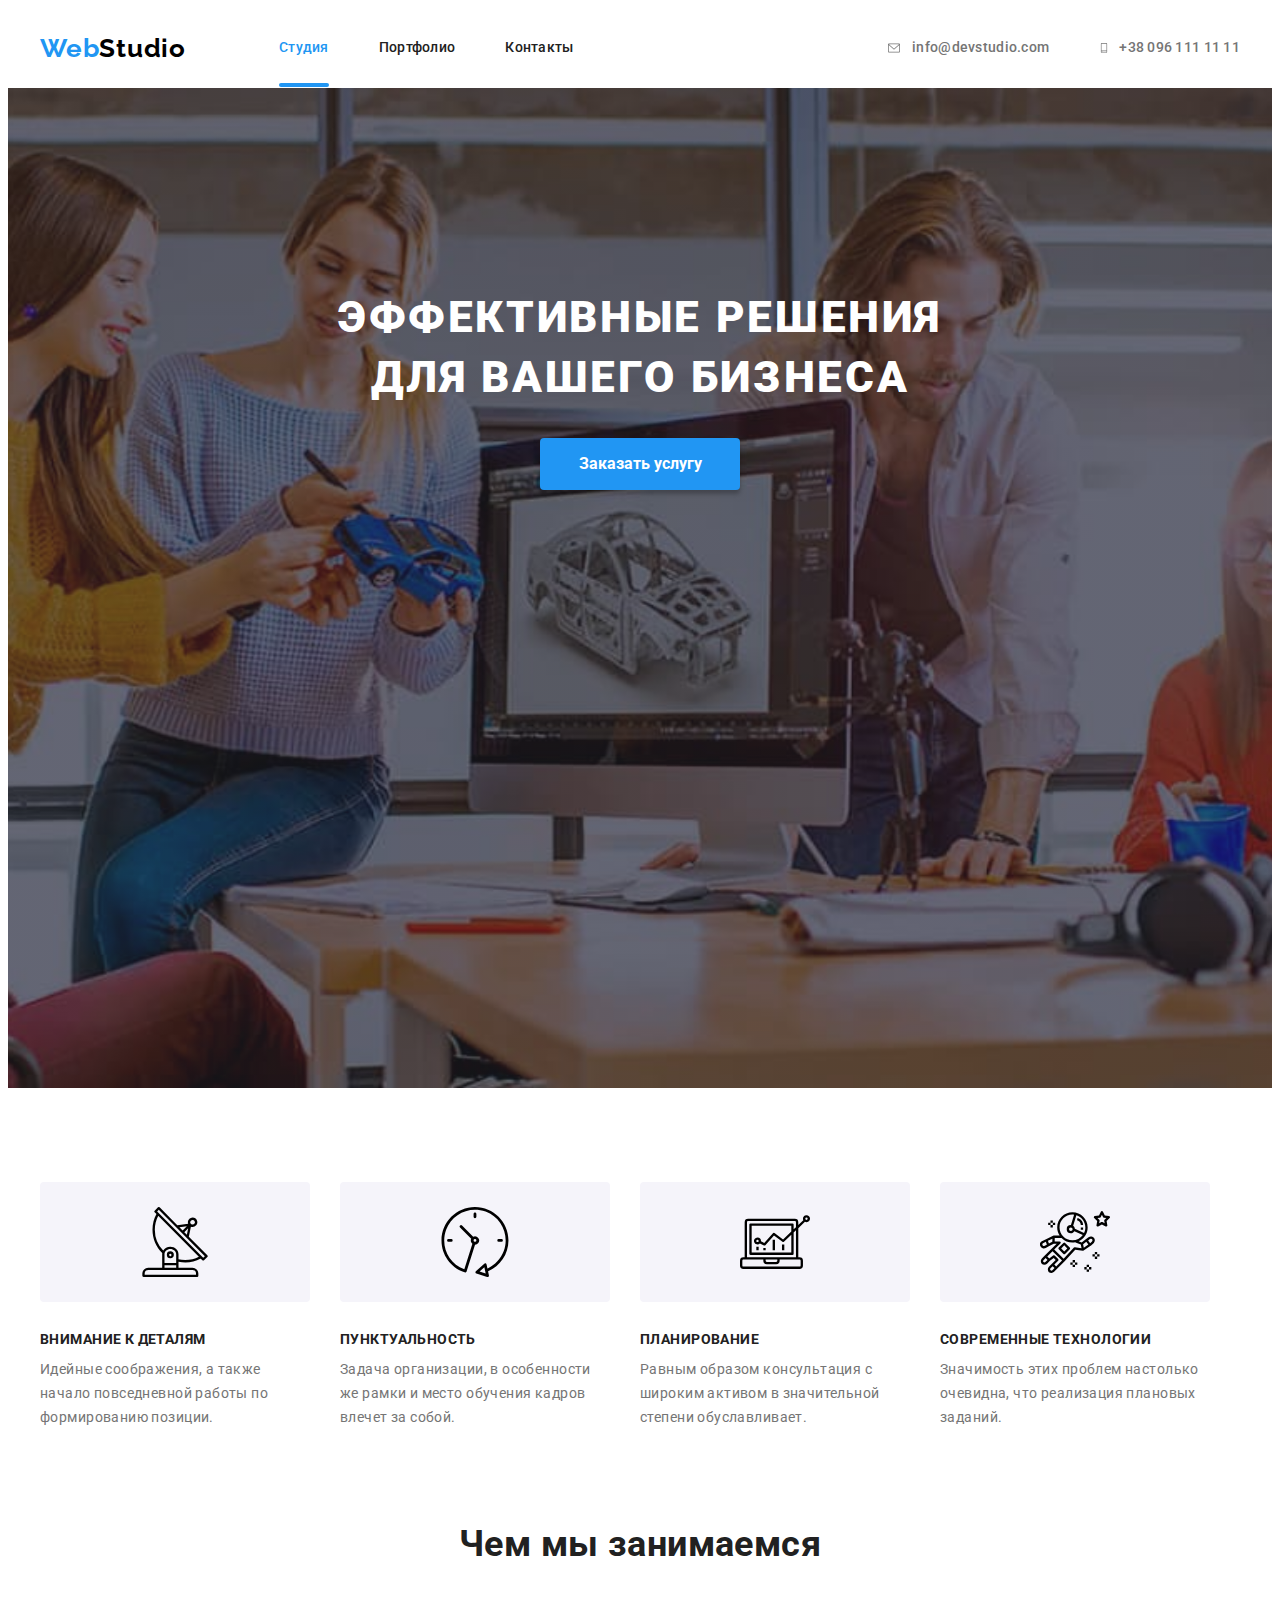
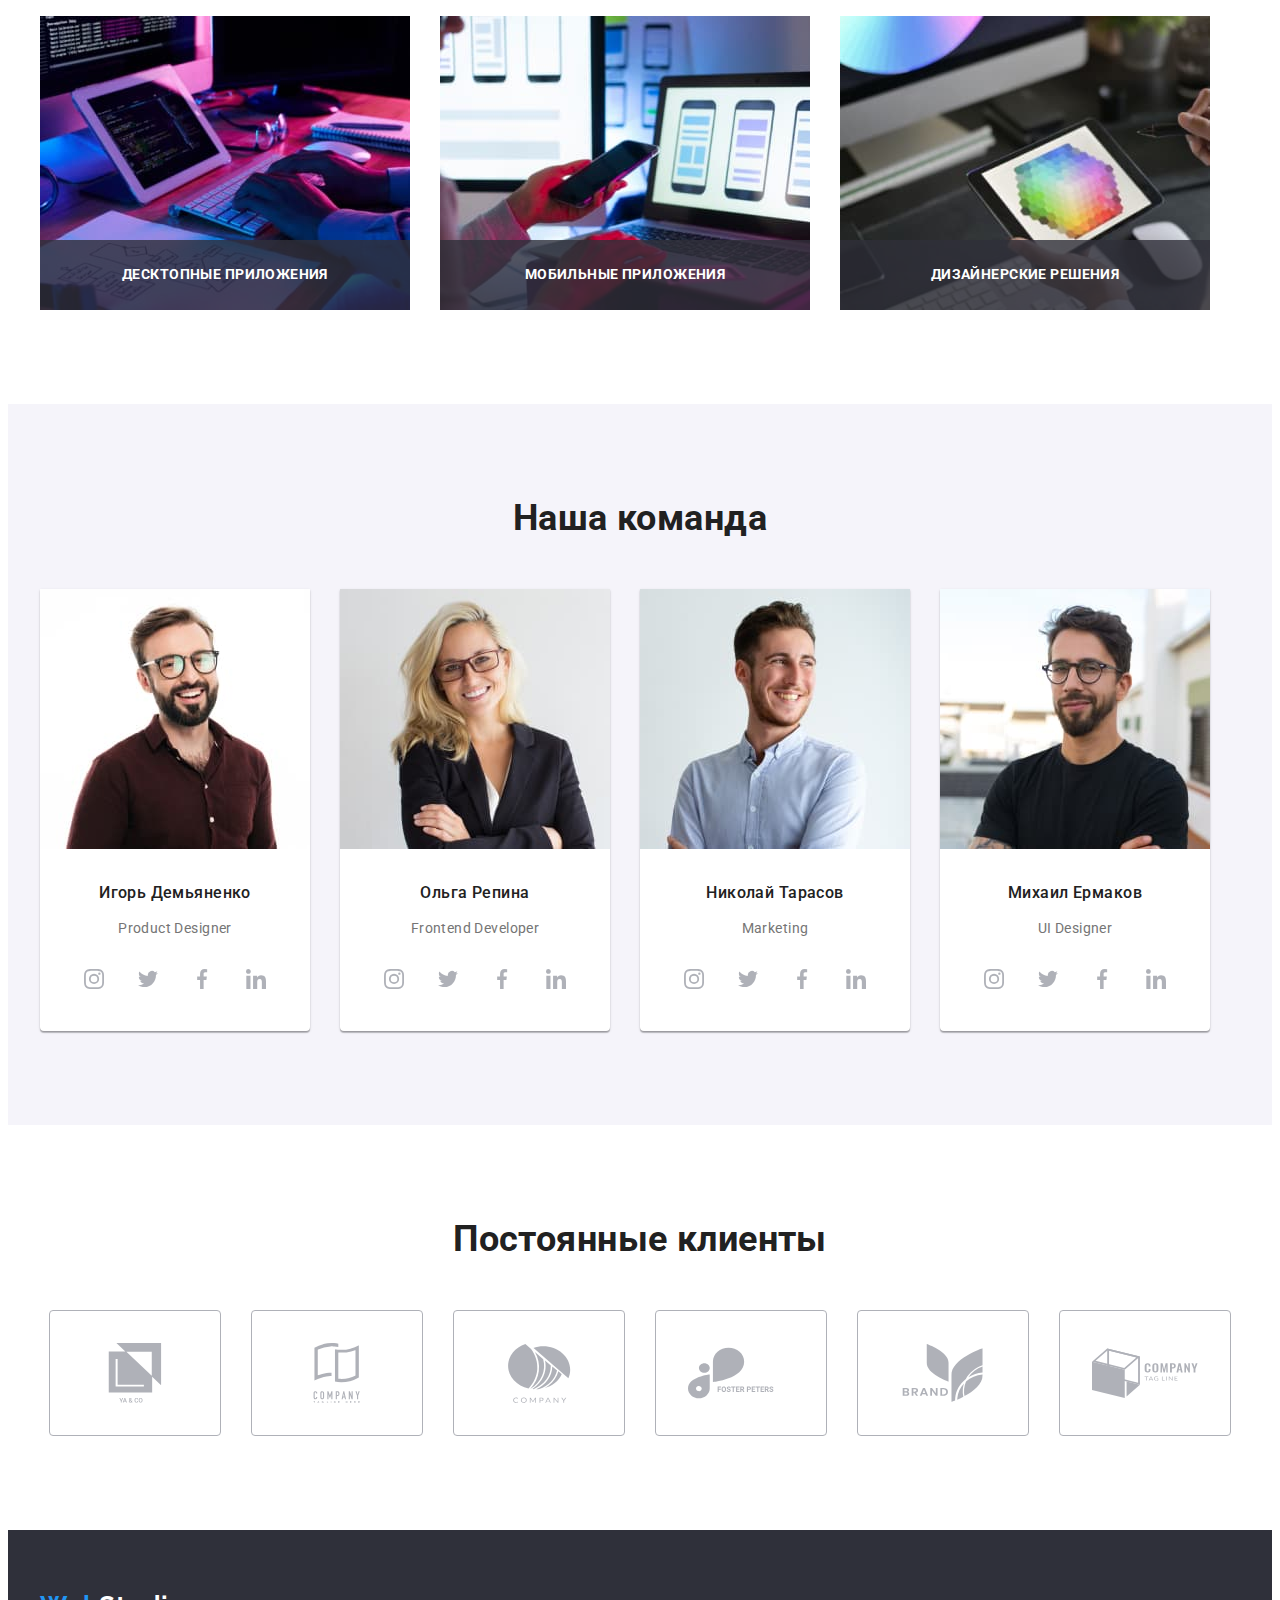
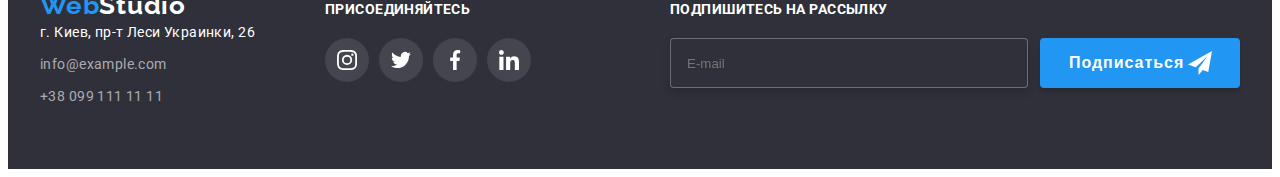
<file: index.html>
<!DOCTYPE html>
<html lang="ru">
  <head>
    <meta charset="UTF-8" />
    <meta http-equiv="X-UA-Compatible" content="IE=edge" />
    <meta name="viewport" content="width=device-width, initial-scale=1.0" />
    <title>WebStudio</title>
    <link rel="preconnect" href="https://fonts.googleapis.com" />
    <link rel="preconnect" href="https://fonts.gstatic.com" crossorigin />
    <link
      href="https://fonts.googleapis.com/css2?family=Raleway:wght@700&family=Roboto:wght@400;500;700;900&display=swap"
      rel="stylesheet"
    />
    <link
      rel="stylesheet"
      href="https://cdnjs.cloudflare.com/ajax/libs/modern-normalize/1.1.0/modern-normalize.min.css"
      integrity="sha512-wpPYUAdjBVSE4KJnH1VR1HeZfpl1ub8YT/NKx4PuQ5NmX2tKuGu6U/JRp5y+Y8XG2tV+wKQpNHVUX03MfMFn9Q=="
      crossorigin="anonymous"
      referrerpolicy="no-referrer"
    />
    <link rel="stylesheet" href="./css/main.min.css" />
  </head>
  <body>
    <!-- шапка сайта -->
    <div class="conteiner">
      <header class="header">
        <nav class="nav">
          <a class="logo logo__header logo--black" href="./index.html">
            <span class="logo__blu">Web</span>Studio
          </a>
          <ul class="nav-menu header__nav-menu">
            <li class="nav-menu__item">
              <a class="nav-menu__link nav-menu__link--current current" href="./index.html"
                >Студия</a
              >
            </li>
            <li class="nav-menu__item">
              <a class="nav-menu__link" href="./portfolio.html">Портфолио</a>
            </li>
            <li class="nav-menu__item">
              <a class="nav-menu__link" href="#contacts">Контакты</a>
            </li>
          </ul>
        </nav>
        <ul class="site-info site-info--margin">
          <li class="site-info__item">
            <a class="site-info__link" href="mailto:info@devstudio.com"
              ><svg class="site-info__icon" width="16" height="12">
                <use href="images/symbol-defs.svg#envelope"></use>
              </svg>
              info@devstudio.com</a
            >
          </li>
          <li class="site-info__item">
            <a class="site-info__link" href="tel:+380961111111"
              ><svg class="site-info__icon" width="10" height="16">
                <use href="images/symbol-defs.svg#smartphone"></use>
              </svg>
              +38 096 111 11 11</a
            >
          </li>
        </ul>

        <!-- Мобильное меню -->
        <button class="button-open">
          <svg
            class="button-open__icon"
            width="24"
            height="16"
            aria-label="Переключатеь мобильного меню"
          >
            <use href="./images/symbol-defs.svg#menu_24px"></use>
          </svg>
        </button>

        <div class="menu is-hidden">
          <button class="menu__button-close">
            <svg class="menu__icon" width="19" height="19">
              <use href="./images/symbol-defs.svg#close_24px"></use>
            </svg>
          </button>

          <div class="mob-menu">
            <div class="menu-block">
              <ul class="menu__list">
                <li class="menu__link-content">
                  <a href="./index.html" class="menu__site-nav current">Студия</a>
                </li>
                <li class="menu__link-content">
                  <a href="./portfolio.html" class="menu__site-nav">Портфолио</a>
                </li>
                <li class="menu__link-content">
                  <a href="" class="menu__site-nav">Контакты</a>
                </li>
              </ul>
            </div>
            <div class="contact-block">
              <ul class="menu__list menu__list--margin-bottom">
                <li class="menu__list-contact">
                  <a href="tel:+380961111111" class="menu__mob-link"> +38 096 111 11 11</a>
                </li>
                <li class="menu__list-contact">
                  <a href="mailto:info@devstudio.com" class="menu__mail-link">
                    info@devstudio.com
                  </a>
                </li>
              </ul>
            </div>
            <div class="social-menu">
              <ul class="social-menu__list">
                <li class="social-menu__item">
                  <a href="" target="_blank" class="social-menu__link"
                    >Instagram<span class="social__line"></span
                  ></a>
                </li>
                <li class="social-menu__item">
                  <a href="" target="_blank" class="social-menu__link"
                    >Twitter<span class="social__line"></span
                  ></a>
                </li>
                <li class="social-menu__item">
                  <a href="" target="_blank" class="social-menu__link"
                    >Facebook<span class="social__line"></span
                  ></a>
                </li>
                <li class="social-menu__item">
                  <a href="" target="_blank" class="social-menu__link">LinkedIn</a>
                </li>
              </ul>
            </div>
          </div>
        </div>
      </header>
    </div>
    <main>
      <!-- герой -->
      <section class="hero">
        <div class="conteiner">
          <h1 class="hero__title">Эффективные решения<br />для вашего бизнеса</h1>
          <button class="hero__button" type="button" data-modal-open>Заказать услугу</button>
        </div>
      </section>

      <!-- наши особенности -->
      <section class="features">
        <div class="conteiner">
          <ul class="features-box">
            <li class="features-box__list">
              <div class="features-icon">
                <svg width="70" height="70">
                  <use href="images/symbol-defs.svg#antenna"></use>
                </svg>
              </div>
              <h3 class="features-box__title">Внимание к деталям</h3>
              <p class="features-box__text">
                Идейные соображения, а также начало повседневной работы по формированию позиции.
              </p>
            </li>
            <li class="features-box__list">
              <div class="features-icon">
                <svg width="70" height="70">
                  <use href="images/symbol-defs.svg#clock"></use>
                </svg>
              </div>
              <h3 class="features-box__title">Пунктуальность</h3>
              <p class="features-box__text">
                Задача организации, в особенности же рамки и место обучения кадров влечет за собой.
              </p>
            </li>
            <li class="features-box__list">
              <div class="features-icon">
                <svg width="70" height="70">
                  <use href="images/symbol-defs.svg#diagram"></use>
                </svg>
              </div>
              <h3 class="features-box__title">Планирование</h3>
              <p class="features-box__text">
                Равным образом консультация с широким активом в значительной степени обуславливает.
              </p>
            </li>
            <li class="features-box__list">
              <div class="features-icon">
                <svg width="70" height="70">
                  <use href="images/symbol-defs.svg#astronaut"></use>
                </svg>
              </div>
              <h3 class="features-box__title">Современные технологии</h3>
              <p class="features-box__text">
                Значимость этих проблем настолько очевидна, что реализация плановых заданий.
              </p>
            </li>
          </ul>
        </div>
      </section>

      <!-- наша работа -->
      <section class="works">
        <div class="conteiner">
          <h2 class="title">Чем мы занимаемся</h2>
          <ul class="imeges">
            <li class="imeges__item">
              <img src="./images/box1.jpg" alt="Работа на клавиатуре" width="370" height="294" />
              <div class="aside">
                <p class="aside__text">Десктопные приложения</p>
              </div>
            </li>
            <li class="imeges__item">
              <img src="./images/box2.jpg" alt="Работа на ноутбуке" width="370" height="294" />
              <div class="aside">
                <p class="aside__text">Мобильные приложения</p>
              </div>
            </li>
            <li class="imeges__item">
              <img src="./images/box3.jpg" alt="Работа с планшетом" width="370" height="294" />
              <div class="aside">
                <p class="aside__text">Дизайнерские решения</p>
              </div>
            </li>
          </ul>
        </div>
      </section>

      <!-- команда -->
      <section class="team">
        <div class="conteiner">
          <h2 class="title">Наша команда</h2>
          <ul class="card-set">
            <li class="card-set__item">
              <picture>
                <source
                  srcset="./images/img.jpg 1x, ./images/img@2x.jpg 2x"
                  media="(min-width:1200px)"
                />
                <source
                  srcset="./images/Table/img.jpg 1x, ./images/Table/img@2x.jpg 2x"
                  media="(min-width:768px)"
                />
                <source
                  srcset="./images/Mobile/img.jpg 1x, ./images/Mobile/img@2x.jpg 2x"
                  media="(min-width:320px)"
                />

                <img class="card-set__img" src="./images/img.jpg" alt="Игорь Демьяненко" />
              </picture>

              <div class="description">
                <h3 class="description__title">Игорь Демьяненко</h3>
                <p class="description__text">Product Designer</p>
              </div>
              <div class="social-team">
                <a class="social-team__link" href="">
                  <svg class="social-team__icon" width="20" height="20">
                    <use href="images/symbol-defs.svg#instagram"></use>
                  </svg>
                </a>
                <a class="social-team__link" href="">
                  <svg class="social-team__icon" width="20" height="20">
                    <use href="images/symbol-defs.svg#twitter"></use>
                  </svg>
                </a>
                <a class="social-team__link" href="">
                  <svg class="social-team__icon" width="20" height="20">
                    <use href="images/symbol-defs.svg#facebook"></use>
                  </svg>
                </a>
                <a class="social-team__link" href="">
                  <svg class="social-team__icon" width="20" height="20">
                    <use href="images/symbol-defs.svg#linkedin"></use>
                  </svg>
                </a>
              </div>
            </li>
            <li class="card-set__item">
              <picture>
                <source
                  srcset="./images/img2.jpg 1x, ./images/img2@2x.jpg 2x"
                  media="(min-width:1200px)"
                />
                <source
                  srcset="./images/Table/img2.jpg 1x, ./images/Table/img2@2x.jpg 2x"
                  media="(min-width:768px)"
                />
                <source
                  srcset="./images/Mobile/img2.jpg 1x, ./images/Mobile/img2@2x.jpg 2x"
                  media="(min-width:320px)"
                />

                <img class="card-set__img" src="./images/img2.jpg" alt="Ольга Репина" />
              </picture>

              <div class="description">
                <h3 class="description__title">Ольга Репина</h3>
                <p class="description__text">Frontend Developer</p>
              </div>
              <div class="social-team">
                <a class="social-team__link" href="">
                  <svg class="social-team__icon" width="20" height="20">
                    <use href="images/symbol-defs.svg#instagram"></use>
                  </svg>
                </a>
                <a class="social-team__link" href="">
                  <svg class="social-team__icon" width="20" height="20">
                    <use href="images/symbol-defs.svg#twitter"></use>
                  </svg>
                </a>
                <a class="social-team__link" href="">
                  <svg class="social-team__icon" width="20" height="20">
                    <use href="images/symbol-defs.svg#facebook"></use>
                  </svg>
                </a>
                <a class="social-team__link" href="">
                  <svg class="social-team__icon" width="20" height="20">
                    <use href="images/symbol-defs.svg#linkedin"></use>
                  </svg>
                </a>
              </div>
            </li>
            <li class="card-set__item">
              <picture>
                <source
                  srcset="./images/img3.jpg 1x, ./images/img3@2x.jpg 2x"
                  media="(min-width:1200px)"
                />
                <source
                  srcset="./images/Table/img3.jpg 1x, ./images/Table/img3@2x.jpg 2x"
                  media="(min-width:768px)"
                />
                <source
                  srcset="./images/Mobile/img3.jpg 1x, ./images/Mobile/img3@2x.jpg 2x"
                  media="(min-width:320px)"
                />

                <img class="card-set__img" src="./images/img3.jpg" alt="Николай Тарасов" />
              </picture>

              <div class="description">
                <h3 class="description__title">Николай Тарасов</h3>
                <p class="description__text">Marketing</p>
              </div>
              <div class="social-team">
                <a class="social-team__link" href="">
                  <svg class="social-team__icon" width="20" height="20">
                    <use href="images/symbol-defs.svg#instagram"></use>
                  </svg>
                </a>
                <a class="social-team__link" href="">
                  <svg class="social-team__icon" width="20" height="20">
                    <use href="images/symbol-defs.svg#twitter"></use>
                  </svg>
                </a>
                <a class="social-team__link" href="">
                  <svg class="social-team__icon" width="20" height="20">
                    <use href="images/symbol-defs.svg#facebook"></use>
                  </svg>
                </a>
                <a class="social-team__link" href="">
                  <svg class="social-team__icon" width="20" height="20">
                    <use href="images/symbol-defs.svg#linkedin"></use>
                  </svg>
                </a>
              </div>
            </li>
            <li class="card-set__item">
              <picture>
                <source
                  srcset="./images/img4.jpg 1x, ./images/img4@2x.jpg 2x"
                  media="(min-width:1200px)"
                />
                <source
                  srcset="./images/Table/img4.jpg 1x, ./images/Table/img4@2x.jpg 2x"
                  media="(min-width:768px)"
                />
                <source
                  srcset="./images/Mobile/img4.jpg 1x, ./images/Mobile/img4@2x.jpg 2x"
                  media="(min-width:320px)"
                />

                <img class="card-set__img" src="./images/img4.jpg" alt="Михаил Ермаков" />
              </picture>

              <div class="description">
                <h3 class="description__title">Михаил Ермаков</h3>
                <p class="description__text">UI Designer</p>
              </div>
              <div class="social-team">
                <a class="social-team__link" href="">
                  <svg class="social-team__icon" width="20" height="20">
                    <use href="images/symbol-defs.svg#instagram"></use>
                  </svg>
                </a>
                <a class="social-team__link" href="">
                  <svg class="social-team__icon" width="20" height="20">
                    <use href="images/symbol-defs.svg#twitter"></use>
                  </svg>
                </a>
                <a class="social-team__link" href="">
                  <svg class="social-team__icon" width="20" height="20">
                    <use href="images/symbol-defs.svg#facebook"></use>
                  </svg>
                </a>
                <a class="social-team__link" href="">
                  <svg class="social-team__icon" width="20" height="20">
                    <use href="images/symbol-defs.svg#linkedin"></use>
                  </svg>
                </a>
              </div>
            </li>
          </ul>
        </div>
      </section>

      <!-- Постоянные клиенты -->
      <section class="clients">
        <div class="conteiner">
          <h2 class="title">Постоянные клиенты</h2>
          <ul class="clients-card">
            <li class="clients-card__item">
              <a class="clients-card__link" href="" aria-label="Company1"
                ><svg class="clients-card__icon">
                  <use href="images/symbol-defs.svg#group"></use>
                </svg>
              </a>
            </li>
            <li class="clients-card__item">
              <a class="clients-card__link" href="" aria-label="Company2"
                ><svg class="clients-card__icon">
                  <use href="images/symbol-defs.svg#group2"></use>
                </svg>
              </a>
            </li>
            <li class="clients-card__item">
              <a class="clients-card__link" href="" aria-label="Company3"
                ><svg class="clients-card__icon">
                  <use href="images/symbol-defs.svg#group3"></use>
                </svg>
              </a>
            </li>
            <li class="clients-card__item">
              <a class="clients-card__link" href="" aria-label="Company4"
                ><svg class="clients-card__icon">
                  <use href="images/symbol-defs.svg#group4"></use>
                </svg>
              </a>
            </li>
            <li class="clients-card__item">
              <a class="clients-card__link" href="" aria-label="Company5"
                ><svg class="clients-card__icon">
                  <use href="images/symbol-defs.svg#group5"></use>
                </svg>
              </a>
            </li>
            <li class="clients-card__item">
              <a class="clients-card__link" href="" aria-label="Company6"
                ><svg class="clients-card__icon">
                  <use href="images/symbol-defs.svg#group6"></use>
                </svg>
              </a>
            </li>
          </ul>
        </div>
      </section>
    </main>

    <!-- футер -->
    <footer class="futer">
      <div class="conteiner conteiner__futer">
        <div class="section-futer">
          <div class="logo-futer">
            <a class="logo logo__futer logo--wite" href="./index.html"
              ><span class="logo__blu">Web</span>Studio</a
            >
            <address class="address" id="contacts">
              <p class="logo-futer__text">г. Киев, пр-т Леси Украинки, 26</p>
              <ul class="logo-futer__list">
                <li>
                  <a class="logo-futer__link" href="mailto:info@example.com">info@example.com</a>
                </li>
                <li>
                  <a class="logo-futer__link logo-futer__link--not-margin" href="tel:+380991111111">+38 099 111 11 11</a>
                </li>
              </ul>
            </address>
          </div>

          <!-- Социальные сети -->
          <div class="social">
            <h2 class="social-title social-title--margin">присоединяйтесь</h2>
            <ul class="social__group">
              <li class="social__item">
                <a class="social__link" href="">
                  <svg class="social__icon" width="20" height="20">
                    <use href="images/symbol-defs.svg#instagram"></use>
                  </svg>
                </a>
              </li>
              <li class="social__item">
                <a class="social__link" href="">
                  <svg class="social__icon" width="20" height="20">
                    <use href="images/symbol-defs.svg#twitter"></use>
                  </svg>
                </a>
              </li>
              <li class="social__item">
                <a class="social__link" href="">
                  <svg class="social__icon" width="20" height="20">
                    <use href="images/symbol-defs.svg#facebook"></use>
                  </svg>
                </a>
              </li>
              <li class="social__item">
                <a class="social__link" href="">
                  <svg class="social__icon" width="20" height="20">
                    <use href="images/symbol-defs.svg#linkedin"></use>
                  </svg>
                </a>
              </li>
            </ul>
          </div>
        </div>

        <!-- Подписка -->
        <div class="form">
          <h3 class="social-title social-title--margin--f">Подпишитесь на рассылку</h3>
          <form action="#" class="form-field">
            <input class="form-field__input" type="email" name="mail" placeholder="E-mail" />
            <button class="form__button" type="submit">
              <svg class="form__icon">
                <use href="./images/icons-defs.svg#icon-send"></use>
              </svg>
              Подписаться
            </button>
          </form>
        </div>
      </div>
    </footer>

    <!-- Модальное окно -->
    <div class="backdrop is-hidden" data-modal>
      <div class="modal backdrop__modal">
        <button class="modal__btn-close" data-modal-close>
          <svg class="modal__icon" width="18" height="18">
            <use href="./images/symbol-defs.svg#close-black"></use>
          </svg>
        </button>
        <p class="modal__headline">Оставьте свои данные, мы вам перезвоним</p>
        <form class="modal-form">
          <label class="modal-form__box">
            <input class="modal-form__input" type="text" name="text" autocomplete="on" />
            <svg class="modal-form__icon" width="18" height="18">
              <use href="./images/icons-defs.svg#person-black"></use>
            </svg>
            <span class="modal-form__label">Имя</span>
          </label>

          <label class="modal-form__box">
            <input class="modal-form__input" type="tel" name="tel" autocomplete="on" />
            <svg class="modal-form__icon" width="18" height="18">
              <use href="./images/icons-defs.svg#phone-black"></use>
            </svg>
            <span class="modal-form__label">Телефон</span>
          </label>

          <label class="modal-form__box">
            <input class="modal-form__input" type="email" name="mail" autocomplete="on" />
            <svg class="modal-form__icon" width="18" height="18">
              <use href="./images/icons-defs.svg#email-black"></use>
            </svg>
            <span class="modal-form__label">Почта</span>
          </label>

          <label class="modal-form__box">
            <textarea
              class="modal-form__textarea"
              name="comment"
              rows="5"
              placeholder="Введите текст"
            ></textarea>
            <span class="modal-form__label">Комментарий</span>
          </label>

          <label class="checkbox modal-form__checkbox">
            <input class="checkbox__input" type="checkbox" />
            <span class="checkbox__label"></span>
            <svg class="checkbox__icon" width="16" height="15">
              <use href="./images/icons-defs.svg#icon-check"></use>
            </svg>
            <span>Соглашаюсь с рассылкой и принимаю&nbsp;<a class="checkbox__link" href=""
              >Условия договора</a</span> 
            
          </label>

          <button class="modal-form__btn" type="submit">Отправить</button>
        </form>
      </div>
    </div>
    <script src="./js/mobil.js"></script>
    <script src="./js/modal.js"></script>
  </body>
</html>
</file>
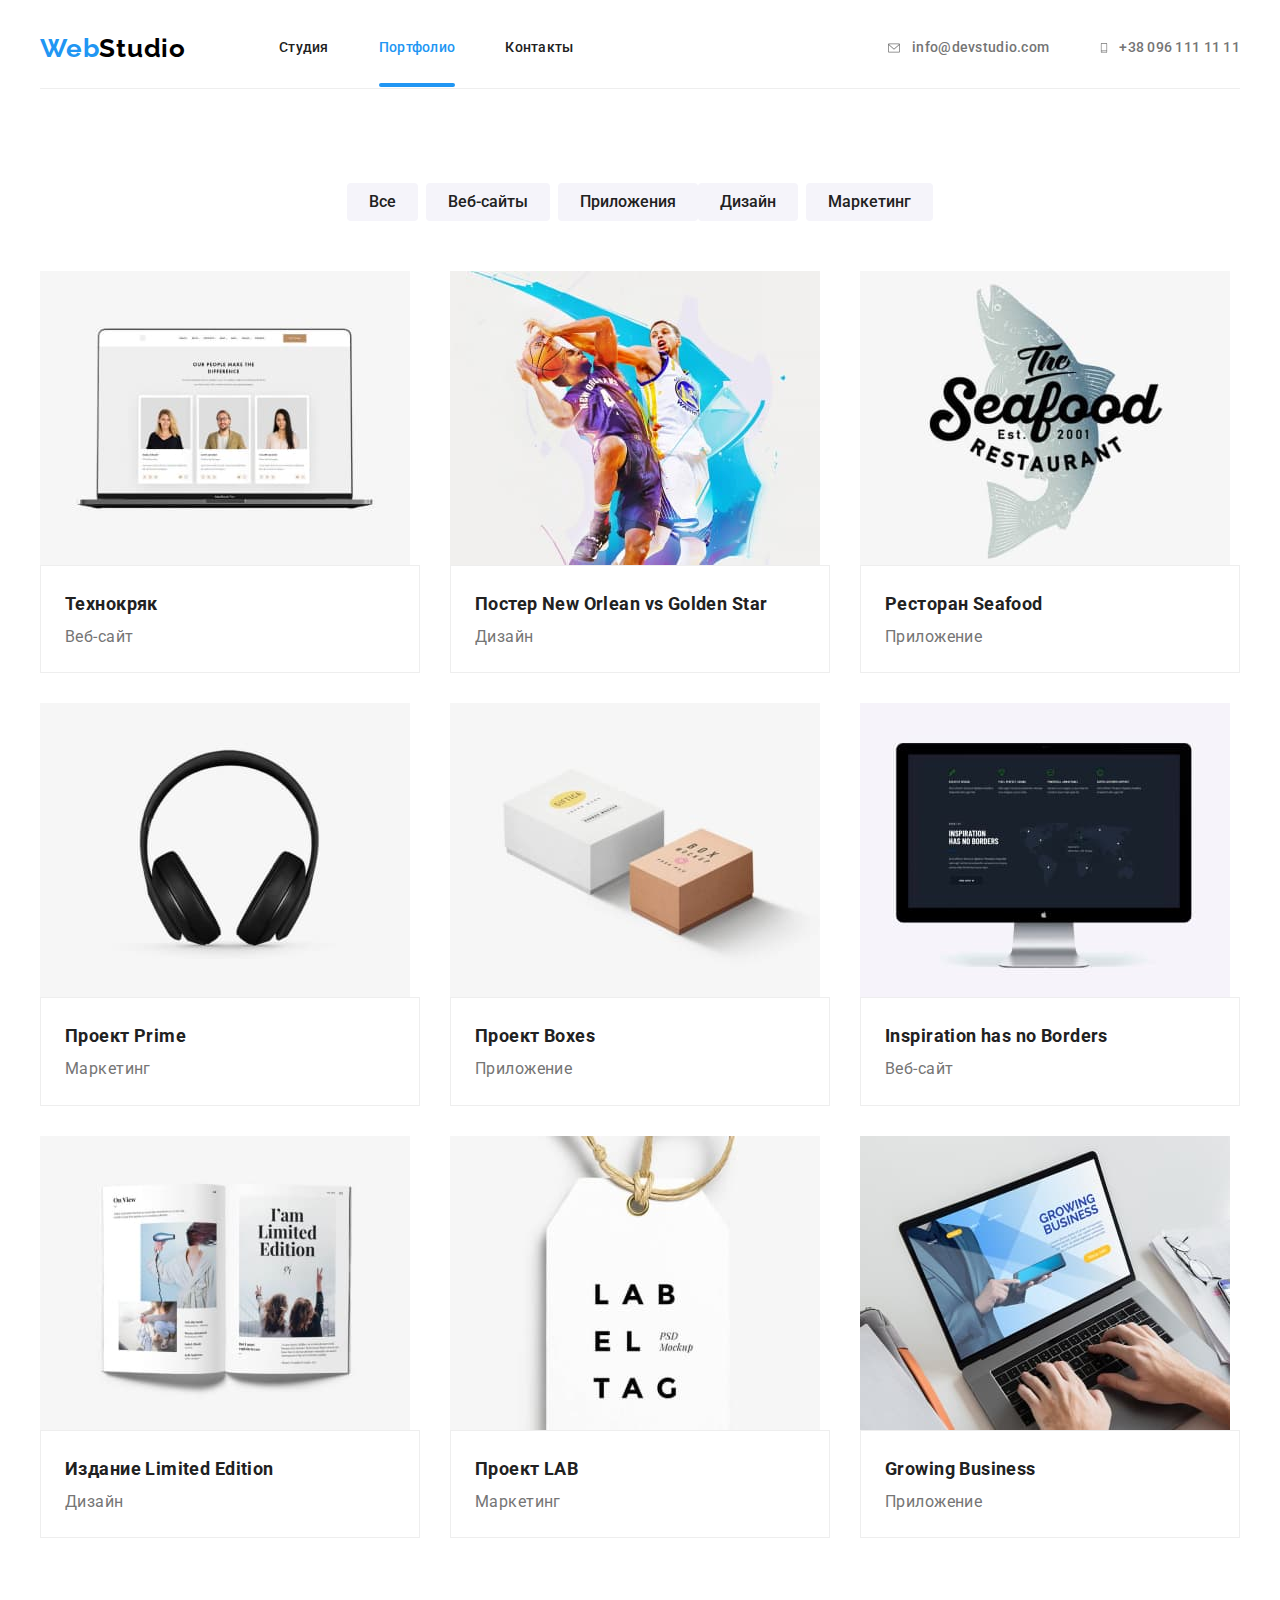
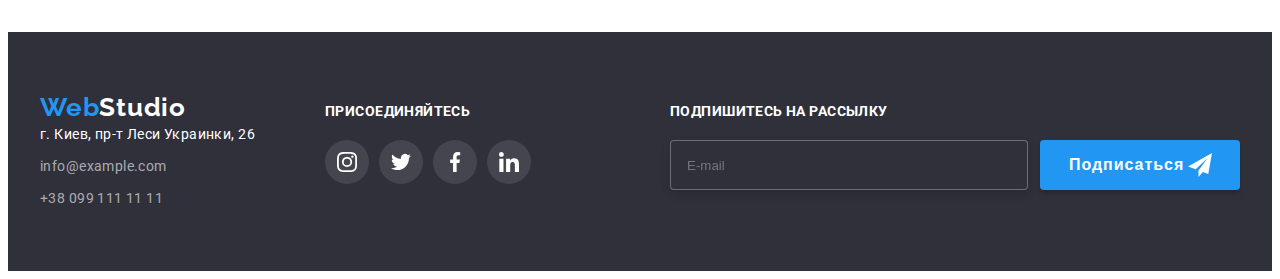
<file: portfolio.html>
<!DOCTYPE html>
<html lang="ru">
  <head>
    <meta charset="UTF-8" />
    <meta http-equiv="X-UA-Compatible" content="IE=edge" />
    <meta name="viewport" content="width=device-width, initial-scale=1.0" />
    <title>WebStudio</title>
    <link rel="preconnect" href="https://fonts.googleapis.com" />
    <link rel="preconnect" href="https://fonts.gstatic.com" crossorigin />
    <link
      href="https://fonts.googleapis.com/css2?family=Raleway:wght@700&family=Roboto:wght@400;500;700;900&display=swap"
      rel="stylesheet"
    />
    <link
      rel="stylesheet"
      href="https://cdnjs.cloudflare.com/ajax/libs/modern-normalize/1.1.0/modern-normalize.min.css"
      integrity="sha512-wpPYUAdjBVSE4KJnH1VR1HeZfpl1ub8YT/NKx4PuQ5NmX2tKuGu6U/JRp5y+Y8XG2tV+wKQpNHVUX03MfMFn9Q=="
      crossorigin="anonymous"
      referrerpolicy="no-referrer"
    />
    <link rel="stylesheet" href="./css/main.min.css" />
  </head>
  <body>
    <!-- шапка сайта -->
    <div class="conteiner">
      <header class="header header__line">
        <nav class="nav">
          <a class="logo logo__header logo--black" href="./index.html">
            <span class="logo__blu">Web</span>Studio
          </a>
          <ul class="nav-menu header__nav-menu">
            <li class="nav-menu__item">
              <a class="nav-menu__link" href="./index.html">Студия</a>
            </li>
            <li class="nav-menu__item">
              <a class="nav-menu__link nav-menu__link--current current" href="./portfolio.html"
                >Портфолио</a
              >
            </li>
            <li class="nav-menu__item">
              <a class="nav-menu__link" href="#contacts">Контакты</a>
            </li>
          </ul>
        </nav>
        <ul class="site-info site-info--margin">
          <li class="site-info__item">
            <a class="site-info__link" href="mailto:info@devstudio.com"
              ><svg class="site-info__icon" width="16" height="12">
                <use href="images/symbol-defs.svg#envelope"></use>
              </svg>
              info@devstudio.com</a
            >
          </li>
          <li class="site-info__item">
            <a class="site-info__link" href="tel:+380961111111"
              ><svg class="site-info__icon" width="10" height="16">
                <use href="images/symbol-defs.svg#smartphone"></use>
              </svg>
              +38 096 111 11 11</a
            >
          </li>
        </ul>

        <!-- Мобильное меню -->
        <button class="button-open">
          <svg
            class="button-open__icon"
            width="24"
            height="16"
            aria-label="Переключатеь мобильного меню"
          >
            <use href="./images/symbol-defs.svg#menu_24px"></use>
          </svg>
        </button>

        <div class="menu is-hidden">
          <button class="menu__button-close">
            <svg class="menu__icon" width="24" height="16">
              <use href="./images/symbol-defs.svg#close_24px"></use>
            </svg>
          </button>

          <div class="mob-menu">
            <div class="menu-block">
              <ul class="menu__list">
                <li class="menu__link-content">
                  <a href="./index.html" class="menu__site-nav">Студия</a>
                </li>
                <li class="menu__link-content">
                  <a href="./portfolio.html" class="menu__site-nav current">Портфолио</a>
                </li>
                <li class="menu__link-content">
                  <a href="" class="menu__site-nav">Контакты</a>
                </li>
              </ul>
            </div>
            <div class="contact-block">
              <ul class="menu__list menu__list--margin-bottom">
                <li class="menu__list-contact">
                  <a href="tel:+380961111111" class="menu__mob-link"> +38 096 111 11 11</a>
                </li>
                <li class="menu__list-contact">
                  <a href="mailto:info@devstudio.com" class="menu__mail-link">
                    info@devstudio.com
                  </a>
                </li>
              </ul>
            </div>
            <div class="social-menu">
              <ul class="social-menu__list">
                <li class="social-menu__item">
                  <a href="" target="_blank" class="social-menu__link"
                    >Instagram<span class="social__line"></span
                  ></a>
                </li>
                <li class="social-menu__item">
                  <a href="" target="_blank" class="social-menu__link"
                    >Twitter<span class="social__line"></span
                  ></a>
                </li>
                <li class="social-menu__item">
                  <a href="" target="_blank" class="social-menu__link"
                    >Facebook<span class="social__line"></span
                  ></a>
                </li>
                <li class="social-menu__item">
                  <a href="" target="_blank" class="social-menu__link">LinkedIn</a>
                </li>
              </ul>
            </div>
          </div>
        </div>
      </header>
    </div>
    <main>
      <section class="portfolio">
        <!-- <h1>Портфолио</h1> -->
        <div class="conteiner">
          <ul class="section__menu">
            <li class="section__nav">
              <button class="section__button" type="button">Все</button>
            </li>
            <li class="section__nav">
              <button class="section__button" type="button">Веб-сайты</button>
            </li>
            <li class="section__nav">
              <button class="section__button" type="button">Приложения</button>
            </li>
            <li class="section__nav">
              <button class="section__button" type="button">Дизайн</button>
            </li>
            <li class="section__nav">
              <button class="section__button" type="button">Маркетинг</button>
            </li>
          </ul>

          <ul class="cards section__cards">
            <li class="cards__item">
              <a class="cards__link" href="">
                <div class="cards__imag">
                  <picture>
                    <source
                      srcset="./images/noutbook.jpg 1x, ./images/noutbook@2x.jpg 2x"
                      media="(min-width:1200px)"
                    />
                    <source
                      srcset="./images/Table/noutbook.jpg 1x, ./images/Table/noutbook@2x.jpg 2x"
                      media="(min-width:768px)"
                    />
                    <source
                      srcset="./images/Mobile/noutbook.jpg 1x, ./images/Mobile/noutbook@2x.jpg 2x"
                      media="(min-width:320px)"
                    />
                    <img class="cards__picture" src="./images/noutbook.jpg" alt="ноутбук" />
                  </picture>

                  <div class="cards-aside cards__cards-aside">
                    <p class="cards-aside__text">
                      Технокряк это современная площадка распространения коронавируса. Компании
                      используют эту платформу для цифрового шпионажа и атак на защищённые сервера
                      конкурентов.
                    </p>
                  </div>
                </div>
                <div class="cards__description">
                  <h2 class="cards__title">Технокряк</h2>
                  <p class="cards__text">Веб-сайт</p>
                </div>
              </a>
            </li>

            <li class="cards__item">
              <a class="cards__link" href="">
                <div class="cards__imag">
                  <picture>
                    <source
                      srcset="./images/nbe.jpg 1x, ./images/nbe@2x.jpg 2x"
                      media="(min-width:1200px)"
                    />
                    <source
                      srcset="./images/Table/nbe.jpg 1x, ./images/Table/nbe@2x.jpg 2x"
                      media="(min-width:768px)"
                    />
                    <source
                      srcset="./images/Mobile/nbe.jpg 1x, ./images/Mobile/nbe@2x.jpg 2x"
                      media="(min-width:320px)"
                    />
                    <img class="cards__picture" src="./images/nbe.jpg" alt="игра нба" />
                  </picture>

                  <div class="cards-aside cards__cards-aside">
                    <p class="cards-aside__text">
                      Технокряк это современная площадка распространения коронавируса. Компании
                      используют эту платформу для цифрового шпионажа и атак на защищённые сервера
                      конкурентов.
                    </p>
                  </div>
                </div>
                <div class="cards__description">
                  <h2 class="cards__title">Постер New Orlean vs Golden Star</h2>
                  <p class="cards__text">Дизайн</p>
                </div>
              </a>
            </li>

            <li class="cards__item">
              <a class="cards__link" href="">
                <div class="cards__imag">
                  <picture>
                    <source
                      srcset="./images/logo.jpg 1x, ./images/logo@2x.jpg 2x"
                      media="(min-width:1200px)"
                    />
                    <source
                      srcset="./images/Table/logo.jpg 1x, ./images/Table/logo@2x.jpg 2x"
                      media="(min-width:768px)"
                    />
                    <source
                      srcset="./images/Mobile/logo.jpg 1x, ./images/Mobile/logo@2x.jpg 2x"
                      media="(min-width:320px)"
                    />
                    <img class="cards__picture" src="./images/logo.jpg" alt="логотип" />
                  </picture>

                  <div class="cards-aside cards__cards-aside">
                    <p class="cards-aside__text">
                      Технокряк это современная площадка распространения коронавируса. Компании
                      используют эту платформу для цифрового шпионажа и атак на защищённые сервера
                      конкурентов.
                    </p>
                  </div>
                </div>
                <div class="cards__description">
                  <h2 class="cards__title">Ресторан Seafood</h2>
                  <p class="cards__text">Приложение</p>
                </div>
              </a>
            </li>

            <li class="cards__item">
              <a class="cards__link" href="">
                <div class="cards__imag">
                  <picture>
                    <source
                      srcset="./images/наушники.jpg 1x, ./images/наушники@2x.jpg 2x"
                      media="(min-width:1200px)"
                    />
                    <source
                      srcset="./images/Table/наушники.jpg 1x, ./images/Table/наушники@2x.jpg 2x"
                      media="(min-width:768px)"
                    />
                    <source
                      srcset="./images/Mobile/наушники.jpg 1x, ./images/Mobile/наушники@2x.jpg 2x"
                      media="(min-width:320px)"
                    />
                    <img class="cards__picture" src="./images/наушники.jpg" alt="наушники" />
                  </picture>

                  <div class="cards-aside cards__cards-aside">
                    <p class="cards-aside__text">
                      Технокряк это современная площадка распространения коронавируса. Компании
                      используют эту платформу для цифрового шпионажа и атак на защищённые сервера
                      конкурентов.
                    </p>
                  </div>
                </div>
                <div class="cards__description">
                  <h2 class="cards__title">Проект Prime</h2>
                  <p class="cards__text">Маркетинг</p>
                </div>
              </a>
            </li>

            <li class="cards__item">
              <a class="cards__link" href="">
                <div class="cards__imag">
                  <picture>
                    <source
                      srcset="./images/коробки.jpg 1x, ./images/коробки@2x.jpg 2x"
                      media="(min-width:1200px)"
                    />
                    <source
                      srcset="./images/Table/коробки.jpg 1x, ./images/Table/коробки@2x.jpg 2x"
                      media="(min-width:768px)"
                    />
                    <source
                      srcset="./images/Mobile/коробки.jpg 1x, ./images/Mobile/коробки@2x.jpg 2x"
                      media="(min-width:320px)"
                    />
                    <img class="cards__picture" src="./images/коробки.jpg" alt="две коробки" />
                  </picture>

                  <div class="cards-aside cards__cards-aside">
                    <p class="cards-aside__text">
                      Технокряк это современная площадка распространения коронавируса. Компании
                      используют эту платформу для цифрового шпионажа и атак на защищённые сервера
                      конкурентов.
                    </p>
                  </div>
                </div>
                <div class="cards__description">
                  <h2 class="cards__title">Проект Boxes</h2>
                  <p class="cards__text">Приложение</p>
                </div>
              </a>
            </li>

            <li class="cards__item">
              <a class="cards__link" href="">
                <div class="cards__imag">
                  <picture>
                    <source
                      srcset="./images/монитор.jpg 1x, ./images/монитор@2x.jpg 2x"
                      media="(min-width:1200px)"
                    />
                    <source
                      srcset="./images/Table/монитор.jpg 1x, ./images/Table/монитор@2x.jpg 2x"
                      media="(min-width:768px)"
                    />
                    <source
                      srcset="./images/Mobile/монитор.jpg 1x, ./images/Mobile/монитор@2x.jpg 2x"
                      media="(min-width:320px)"
                    />
                    <img class="cards__picture" src="./images/монитор.jpg" alt="монитор" />
                  </picture>

                  <div class="cards-aside cards__cards-aside">
                    <p class="cards-aside__text">
                      Технокряк это современная площадка распространения коронавируса. Компании
                      используют эту платформу для цифрового шпионажа и атак на защищённые сервера
                      конкурентов.
                    </p>
                  </div>
                </div>
                <div class="cards__description">
                  <h2 class="cards__title">Inspiration has no Borders</h2>
                  <p class="cards__text">Веб-сайт</p>
                </div>
              </a>
            </li>

            <li class="cards__item">
              <a class="cards__link" href="">
                <div class="cards__imag">
                  <picture>
                    <source
                      srcset="./images/журнал.jpg 1x, ./images/журнал@2x.jpg 2x"
                      media="(min-width:1200px)"
                    />
                    <source
                      srcset="./images/Table/журнал.jpg 1x, ./images/Table/журнал@2x.jpg 2x"
                      media="(min-width:768px)"
                    />
                    <source
                      srcset="./images/Mobile/журнал.jpg 1x, ./images/Mobile/журнал@2x.jpg 2x"
                      media="(min-width:320px)"
                    />
                    <img class="cards__picture" src="./images/журнал.jpg" alt="журнал" />
                  </picture>

                  <div class="cards-aside cards__cards-aside">
                    <p class="cards-aside__text">
                      Технокряк это современная площадка распространения коронавируса. Компании
                      используют эту платформу для цифрового шпионажа и атак на защищённые сервера
                      конкурентов.
                    </p>
                  </div>
                </div>
                <div class="cards__description">
                  <h2 class="cards__title">Издание Limited Edition</h2>
                  <p class="cards__text">Дизайн</p>
                </div>
              </a>
            </li>

            <li class="cards__item">
              <a class="cards__link" href="">
                <div class="cards__imag">
                  <picture>
                    <source
                      srcset="./images/стикер.jpg 1x, ./images/стикер@2x.jpg 2x"
                      media="(min-width:1200px)"
                    />
                    <source
                      srcset="./images/Table/стикер.jpg 1x, ./images/Table/стикер@2x.jpg 2x"
                      media="(min-width:768px)"
                    />
                    <source
                      srcset="./images/Mobile/стикер.jpg 1x, ./images/Mobile/стикер@2x.jpg 2x"
                      media="(min-width:320px)"
                    />
                    <img class="cards__picture" src="./images/стикер.jpg" alt="стикер" />
                  </picture>

                  <div class="cards-aside cards__cards-aside">
                    <p class="cards-aside__text">
                      Технокряк это современная площадка распространения коронавируса. Компании
                      используют эту платформу для цифрового шпионажа и атак на защищённые сервера
                      конкурентов.
                    </p>
                  </div>
                </div>
                <div class="cards__description">
                  <h2 class="cards__title">Проект LAB</h2>
                  <p class="cards__text">Маркетинг</p>
                </div>
              </a>
            </li>

            <li class="cards__item">
              <a class="cards__link" href="">
                <div class="cards__imag">
                  <picture>
                    <source
                      srcset="./images/работазаноутом.jpg 1x, ./images/работазаноутом@2x.jpg 2x"
                      media="(min-width:1200px)"
                    />
                    <source
                      srcset="
                        ./images/Table/работазаноутом.jpg    1x,
                        ./images/Table/работазаноутом@2x.jpg 2x
                      "
                      media="(min-width:768px)"
                    />
                    <source
                      srcset="
                        ./images/Mobile/работазаноутом.jpg    1x,
                        ./images/Mobile/работазаноутом@2x.jpg 2x
                      "
                      media="(min-width:320px)"
                    />
                    <img
                      class="cards__picture"
                      src="./images/работазаноутом.jpg"
                      alt="работа за ноутбуком"
                    />
                  </picture>

                  <div class="cards-aside cards__cards-aside">
                    <p class="cards-aside__text">
                      Технокряк это современная площадка распространения коронавируса. Компании
                      используют эту платформу для цифрового шпионажа и атак на защищённые сервера
                      конкурентов.
                    </p>
                  </div>
                </div>
                <div class="cards__description">
                  <h2 class="cards__title">Growing Business</h2>
                  <p class="cards__text">Приложение</p>
                </div>
              </a>
            </li>
          </ul>
        </div>
      </section>
    </main>

    <!-- футер -->
    <footer class="futer">
      <div class="conteiner conteiner__futer">
        <div class="section-futer">
          <div class="logo-futer">
            <a class="logo logo__futer logo--wite" href="./index.html"
              ><span class="logo__blu">Web</span>Studio</a
            >
            <address class="address" id="contacts">
              <p class="logo-futer__text">г. Киев, пр-т Леси Украинки, 26</p>
              <ul class="logo-futer__list">
                <li>
                  <a class="logo-futer__link" href="mailto:info@example.com">info@example.com</a>
                </li>
                <li>
                  <a class="logo-futer__link logo-futer__link--not-margin" href="tel:+380991111111"
                    >+38 099 111 11 11</a
                  >
                </li>
              </ul>
            </address>
          </div>

          <!-- Социальные сети -->
          <div class="social">
            <h2 class="social-title social-title--margin">присоединяйтесь</h2>
            <ul class="social__group">
              <li class="social__item">
                <a class="social__link" href="">
                  <svg class="social__icon" width="20" height="20">
                    <use href="images/symbol-defs.svg#instagram"></use>
                  </svg>
                </a>
              </li>
              <li class="social__item">
                <a class="social__link" href="">
                  <svg class="social__icon" width="20" height="20">
                    <use href="images/symbol-defs.svg#twitter"></use>
                  </svg>
                </a>
              </li>
              <li class="social__item">
                <a class="social__link" href="">
                  <svg class="social__icon" width="20" height="20">
                    <use href="images/symbol-defs.svg#facebook"></use>
                  </svg>
                </a>
              </li>
              <li class="social__item">
                <a class="social__link" href="">
                  <svg class="social__icon" width="20" height="20">
                    <use href="images/symbol-defs.svg#linkedin"></use>
                  </svg>
                </a>
              </li>
            </ul>
          </div>
        </div>

        <!-- Подписка -->
        <div class="form">
          <h3 class="social-title social-title--margin--f">Подпишитесь на рассылку</h3>
          <form action="#" class="form-field">
            <input class="form-field__input" type="email" name="mail" placeholder="E-mail" />
            <button class="form__button" type="submit">
              <svg class="form__icon">
                <use href="./images/icons-defs.svg#icon-send"></use>
              </svg>
              Подписаться
            </button>
          </form>
        </div>
      </div>
    </footer>
    <script src="./js/mobil.js"></script>
  </body>
</html>
</file>
<file: css/main.min.css>
body{background-color:#fff;color:#757575;font-family:Roboto, sans-serif;font-style:normal;font-weight:normal;font-size:14px;line-height:1.71;letter-spacing:0.03em}a{text-decoration:none;cursor:default}ul,li{list-style:none}h1,h2,h3,h4,h5,h6,p,ul{margin:0;padding:0}img{display:block}button{margin:0;padding:0}.conteiner{max-width:1200px;margin-left:auto;margin-right:auto;padding-left:15px;padding-right:15px;width:100%}@media (min-width: 768px) and (max-width: 1199px){.conteiner{max-width:738px}}@media (min-width: 480px) and (max-width: 767px){.conteiner{max-width:480px}}.backdrop{position:fixed;top:0;left:0;width:100%;height:100%;background-color:rgba(0,0,0,0.2);opacity:1;-webkit-transition:opacity 250ms cubic-bezier(0.4, 0, 0.2, 1);-o-transition:opacity 250ms cubic-bezier(0.4, 0, 0.2, 1);transition:opacity 250ms cubic-bezier(0.4, 0, 0.2, 1)}.is-hidden{visibility:hidden;opacity:0;pointer-events:none}.backdrop.is-hidden{opacity:0;pointer-events:none}.backdrop.is-hidden .modal{-webkit-transform:translate(-50%, -50%) scale(1.1);-ms-transform:translate(-50%, -50%) scale(1.1);transform:translate(-50%, -50%) scale(1.1)}.modal{width:-webkit-calc(100% - 30px);width:calc(100% - 30px);min-height:581px;position:absolute;background-color:#fff;-webkit-box-shadow:0px 1px 3px rgba(0,0,0,0.12),0px 1px 1px rgba(0,0,0,0.14),0px 2px 1px rgba(0,0,0,0.2);box-shadow:0px 1px 3px rgba(0,0,0,0.12),0px 1px 1px rgba(0,0,0,0.14),0px 2px 1px rgba(0,0,0,0.2);-webkit-border-radius:4px;border-radius:4px}@media (min-width: 480px){.modal{width:450px}}@media (min-width: 1200px){.modal{width:528px}}@media screen and (min-width: 320px) and (max-width: 767px){.modal{max-width:480px}}.backdrop__modal{top:50%;left:50%;-webkit-transform:translate(-50%, -50%) scale(1);-ms-transform:translate(-50%, -50%) scale(1);transform:translate(-50%, -50%) scale(1);-webkit-transition:-webkit-transform 250ms var(--animation);transition:-webkit-transform 250ms var(--animation);-o-transition:transform 250ms var(--animation);transition:transform 250ms var(--animation);transition:transform 250ms var(--animation), -webkit-transform 250ms var(--animation);padding:40px}.modal__btn-close{display:-webkit-box;display:-webkit-flex;display:-ms-flexbox;display:flex;-webkit-box-align:center;-webkit-align-items:center;-ms-flex-align:center;align-items:center;-webkit-box-pack:center;-webkit-justify-content:center;-ms-flex-pack:center;justify-content:center;position:absolute;top:8px;right:8px;width:30px;height:30px;background-color:#fff;border:1px solid rgba(0,0,0,0.1);-webkit-border-radius:50%;border-radius:50%;cursor:pointer}.modal__icon{fill:#000}.modal__btn-close:hover .modal__icon,.modal__btn-close:focus .modal__icon{fill:#2196f3}.modal__headline{color:#212121;font-weight:bold;font-size:20px;line-height:1.15;text-align:center}.modal-form{display:-webkit-box;display:-webkit-flex;display:-ms-flexbox;display:flex;-webkit-box-orient:vertical;-webkit-box-direction:normal;-webkit-flex-direction:column;-ms-flex-direction:column;flex-direction:column;-webkit-box-align:center;-webkit-align-items:center;-ms-flex-align:center;align-items:center;-webkit-box-pack:justify;-webkit-justify-content:space-between;-ms-flex-pack:justify;justify-content:space-between}.modal-form__box{display:-webkit-box;display:-webkit-flex;display:-ms-flexbox;display:flex;-webkit-box-orient:vertical;-webkit-box-direction:reverse;-webkit-flex-direction:column-reverse;-ms-flex-direction:column-reverse;flex-direction:column-reverse;position:relative;margin-top:12px;width:100%}.modal-form__input{height:40px;padding-left:42px;margin-top:4px;border:1px solid rgba(33,33,33,0.2);-webkit-box-sizing:border-box;box-sizing:border-box;-webkit-border-radius:4px;border-radius:4px;outline:none;cursor:pointer;-webkit-transition:250ms border cubic-bezier(0.4, 0, 0.2, 1);-o-transition:250ms border cubic-bezier(0.4, 0, 0.2, 1);transition:250ms border cubic-bezier(0.4, 0, 0.2, 1)}.modal-form__box:focus-within .modal-form__input{border:1px solid #2196f3}.modal-form__icon{position:absolute;bottom:15%;left:12px;cursor:pointer;border:none;-webkit-transition:250ms fill var(--animation);-o-transition:250ms fill var(--animation);transition:250ms fill var(--animation)}.modal-form__box:focus-within .modal-form__icon{fill:#2196f3}.modal-form__textarea{padding:12px 16px;resize:none;height:120px}.modal-form__box:focus-within .modal-form__textarea{border:1px solid #2196f3}.modal-form__textarea::-webkit-input-placeholder{font-family:Roboto;font-style:normal;font-weight:normal;font-size:14px;line-height:1.14;letter-spacing:0.01em;color:rgba(117,117,117,0.5)}.modal-form__textarea:-ms-input-placeholder{font-family:Roboto;font-style:normal;font-weight:normal;font-size:14px;line-height:1.14;letter-spacing:0.01em;color:rgba(117,117,117,0.5)}.modal-form__textarea::-ms-input-placeholder{font-family:Roboto;font-style:normal;font-weight:normal;font-size:14px;line-height:1.14;letter-spacing:0.01em;color:rgba(117,117,117,0.5)}.modal-form__textarea::placeholder{font-family:Roboto;font-style:normal;font-weight:normal;font-size:14px;line-height:1.14;letter-spacing:0.01em;color:rgba(117,117,117,0.5)}.modal-form__textarea{margin-top:4px;border:1px solid rgba(33,33,33,0.2);-webkit-box-sizing:border-box;box-sizing:border-box;-webkit-border-radius:4px;border-radius:4px;outline:none;cursor:pointer;-webkit-transition:250ms border cubic-bezier(0.4, 0, 0.2, 1);-o-transition:250ms border cubic-bezier(0.4, 0, 0.2, 1);transition:250ms border cubic-bezier(0.4, 0, 0.2, 1)}.modal-form__label{margin-top:10px;font-size:12px;line-height:1.17;letter-spacing:0.01em}.checkbox{position:relative;display:-webkit-box;display:-webkit-flex;display:-ms-flexbox;display:flex;-webkit-box-align:center;-webkit-align-items:center;-ms-flex-align:center;align-items:center}@media (max-width: 1199px){.checkbox{font-size:12px;line-height:1.17}}.modal-form__checkbox{margin-top:20px;margin-left:20px}.checkbox__icon{position:absolute;left:-25px;opacity:0;-webkit-transition:250ms opacity cubic-bezier(0.4, 0, 0.2, 1);-o-transition:250ms opacity cubic-bezier(0.4, 0, 0.2, 1);transition:250ms opacity cubic-bezier(0.4, 0, 0.2, 1)}.checkbox__input:checked ~ .checkbox__icon{border-color:transparent;opacity:1}.checkbox__input{border:2px solid #212121;position:absolute;width:1px;height:1px;margin:-1px;border:0;padding:0;clip:rect(0 0 0 0);overflow:hidden}.checkbox__label{position:absolute;width:16px;height:15px;border:2px solid #212121;-webkit-border-radius:4px;border-radius:4px;left:-25px;-webkit-transition:250ms border cubic-bezier(0.4, 0, 0.2, 1);-o-transition:250ms border cubic-bezier(0.4, 0, 0.2, 1);transition:250ms border cubic-bezier(0.4, 0, 0.2, 1)}.checkbox__input:checked ~ .checkbox__label{border-color:transparent;opacity:1}.checkbox__link{color:#2196f3;text-decoration:underline}.modal-form__btn{display:-webkit-box;display:-webkit-flex;display:-ms-flexbox;display:flex;-webkit-box-align:center;-webkit-align-items:center;-ms-flex-align:center;align-items:center;-webkit-box-pack:center;-webkit-justify-content:center;-ms-flex-pack:center;justify-content:center;margin:auto;margin-top:30px;padding:10px 56px;color:#fff;background-color:#2196f3;font-weight:bold;font-size:16px;line-height:1.9;letter-spacing:0.06em;cursor:pointer;border:none;-webkit-border-radius:4px;border-radius:4px;-webkit-box-shadow:0px 4px 4px rgba(0,0,0,0.15);box-shadow:0px 4px 4px rgba(0,0,0,0.15);-webkit-transition-property:color, background-color;-o-transition-property:color, background-color;transition-property:color, background-color;-webkit-transition-duration:250ms;-o-transition-duration:250ms;transition-duration:250ms;-webkit-transition-timing-function:cubic-bezier(0.4, 0, 0.2, 1);-o-transition-timing-function:cubic-bezier(0.4, 0, 0.2, 1);transition-timing-function:cubic-bezier(0.4, 0, 0.2, 1)}.modal-form__btn:hover,.modal-form__btn:focus{background-color:#188ce8}.header{display:-webkit-box;display:-webkit-flex;display:-ms-flexbox;display:flex;-webkit-box-pack:justify;-webkit-justify-content:space-between;-ms-flex-pack:justify;justify-content:space-between;-webkit-box-align:center;-webkit-align-items:center;-ms-flex-align:center;align-items:center;position:relative;height:80px}@media (max-width: 767px){.header{height:60px}}@media (min-width: 480px) and (max-width: 767px){.header{max-width:480px;padding-left:15px;padding-right:15px}}@media (min-width: 768px) and (max-width: 1199px){.header{max-width:768px}}.header__line{border-bottom:1px solid #eeeeee}.button-open{display:-webkit-box;display:-webkit-flex;display:-ms-flexbox;display:flex;-webkit-box-pack:center;-webkit-justify-content:center;-ms-flex-pack:center;justify-content:center;-webkit-box-align:center;-webkit-align-items:center;-ms-flex-align:center;align-items:center;width:40px;height:40px;margin-left:auto;padding:0;border:none;fill:#000;background-color:transparent;cursor:pointer}@media (min-width: 768px){.button-open{display:none}}.button-open__icon{fill:#000}.button-open__icon:hover,.button-open__icon:focus{fill:#2196f3}.menu{position:fixed;left:0;top:0;height:100%;width:100%;z-index:5;padding:48px 83px 48px 40px;background-color:#fff;outline:1px solid cornflowerblue}@media (min-width: 768px){.menu{display:none}}.menu__button-close{position:absolute;top:10px;right:15px;width:40px;height:40px;border:none;fill:#000;background-color:transparent;display:-webkit-box;display:-webkit-flex;display:-ms-flexbox;display:flex;-webkit-box-pack:center;-webkit-justify-content:center;-ms-flex-pack:center;justify-content:center;-webkit-box-align:center;-webkit-align-items:center;-ms-flex-align:center;align-items:center;margin-left:auto;padding:0;cursor:pointer}.menu__button-close:hover,.menu__button-close:focus{fill:#2196f3}.menu__icon{display:-webkit-box;display:-webkit-flex;display:-ms-flexbox;display:flex;-webkit-box-pack:center;-webkit-justify-content:center;-ms-flex-pack:center;justify-content:center;-webkit-box-align:center;-webkit-align-items:center;-ms-flex-align:center;align-items:center}.mob-menu{display:-webkit-box;display:-webkit-flex;display:-ms-flexbox;display:flex;-webkit-box-orient:vertical;-webkit-box-direction:normal;-webkit-flex-direction:column;-ms-flex-direction:column;flex-direction:column;-webkit-box-pack:justify;-webkit-justify-content:space-between;-ms-flex-pack:justify;justify-content:space-between;height:100%}.menu__link-content:not(:last-child){margin-bottom:32px}.menu__site-nav{font-weight:500;line-height:1.17;text-align:center;letter-spacing:0.02em;color:#212121}@media (min-width: 320px){.menu__site-nav{font-size:40px}}.menu__site-nav.current{color:#2196f3}.contact-block{margin-top:auto}.menu__list--margin-bottom{margin-bottom:64px}.menu__list-contact:not(:last-child){margin-bottom:32px}.menu__mob-link{display:block;font-weight:500;font-size:34px;line-height:1.17;letter-spacing:0.02em;color:#2196f3}.menu__mail-link{display:block;font-weight:500;font-size:24px;line-height:1.17;letter-spacing:0.02em;color:#757575}.social-menu__list{display:-webkit-box;display:-webkit-flex;display:-ms-flexbox;display:flex;-webkit-flex-wrap:wrap;-ms-flex-wrap:wrap;flex-wrap:wrap}.social-menu__link{font-weight:500;line-height:1.22;letter-spacing:0.02em;color:#2196f3}@media (min-width: 480px){.social-menu__link{font-size:18px}}.social__line{height:22px;border:1px solid rgba(33,33,33,0.2);margin:0 10px 0 10px}.nav{display:-webkit-box;display:-webkit-flex;display:-ms-flexbox;display:flex;-webkit-box-pack:justify;-webkit-justify-content:space-between;-ms-flex-pack:justify;justify-content:space-between;-webkit-box-align:center;-webkit-align-items:center;-ms-flex-align:center;align-items:center}.logo{display:-webkit-box;display:-webkit-flex;display:-ms-flexbox;display:flex;font-family:Raleway;font-weight:bold;font-size:26px;line-height:1.19;letter-spacing:0.03em}@media (max-width: 1199px){.logo__header{font-size:24px}}.logo--black{color:#000}.logo--wite{color:#fff}.logo__blu{color:#2196f3}.nav-menu{display:-webkit-box;display:-webkit-flex;display:-ms-flexbox;display:flex}@media screen and (max-width: 767px){.nav-menu{display:none}}.header__nav-menu{margin-left:93px}.nav-menu__item{margin-right:50px}.nav-menu__item:last-child{margin-right:0}.nav-menu__link{color:#212121;font-weight:500;font-size:14px;line-height:1.14;letter-spacing:0.02em;cursor:pointer;position:relative;-webkit-transition-property:color;-o-transition-property:color;transition-property:color;-webkit-transition-duration:250ms;-o-transition-duration:250ms;transition-duration:250ms;-webkit-transition-timing-function:cubic-bezier(0.4, 0, 0.2, 1);-o-transition-timing-function:cubic-bezier(0.4, 0, 0.2, 1);transition-timing-function:cubic-bezier(0.4, 0, 0.2, 1)}.nav-menu__link:hover,.nav-menu__link:focus{color:#2196f3}.nav-menu__link.current{color:#2196f3}.nav-menu__link--current::after{content:'';position:absolute;bottom:-32px;left:0;display:block;width:100%;height:4px;-webkit-border-radius:2px;border-radius:2px;background-color:#2196f3}.site-info{display:-webkit-box;display:-webkit-flex;display:-ms-flexbox;display:flex;-webkit-box-pack:justify;-webkit-justify-content:space-between;-ms-flex-pack:justify;justify-content:space-between;-webkit-box-align:center;-webkit-align-items:center;-ms-flex-align:center;align-items:center}@media (max-width: 1199px){.site-info{display:-webkit-box;display:-webkit-flex;display:-ms-flexbox;display:flex;-webkit-box-orient:vertical;-webkit-box-direction:normal;-webkit-flex-direction:column;-ms-flex-direction:column;flex-direction:column;-webkit-box-align:start;-webkit-align-items:flex-start;-ms-flex-align:start;align-items:flex-start}}@media screen and (max-width: 767px){.site-info{display:none}}@media (min-width: 768px) and (max-width: 1199px){.site-info .site-info--margin{margin-left:84px}}.site-info__item{margin-right:50px}@media (max-width: 1199px){.site-info__item{margin-right:0px}}@media (max-width: 1199px){.site-info__item:not(:last-child){margin-bottom:10px}}.site-info__item:last-child{margin:0}.site-info__link{display:-webkit-box;display:-webkit-flex;display:-ms-flexbox;display:flex;color:#757575;font-weight:500;font-size:14px;line-height:1.14;letter-spacing:0.02em;-webkit-box-align:center;-webkit-align-items:center;-ms-flex-align:center;align-items:center;cursor:pointer;-webkit-transition-property:color;-o-transition-property:color;transition-property:color;-webkit-transition-duration:250ms;-o-transition-duration:250ms;transition-duration:250ms;-webkit-transition-timing-function:cubic-bezier(0.4, 0, 0.2, 1);-o-transition-timing-function:cubic-bezier(0.4, 0, 0.2, 1);transition-timing-function:cubic-bezier(0.4, 0, 0.2, 1)}.site-info__link:hover,.site-info__link:focus{color:#2196f3}.site-info__icon{display:-webkit-box;display:-webkit-flex;display:-ms-flexbox;display:flex;fill:#757575;margin-right:10px;-webkit-transition-property:color;-o-transition-property:color;transition-property:color;-webkit-transition-duration:250ms;-o-transition-duration:250ms;transition-duration:250ms;-webkit-transition-timing-function:cubic-bezier(0.4, 0, 0.2, 1);-o-transition-timing-function:cubic-bezier(0.4, 0, 0.2, 1);transition-timing-function:cubic-bezier(0.4, 0, 0.2, 1)}.site-info__link:hover .site-info__icon,.site-info__link:focus .site-info__icon{fill:#2196f3}@media screen and (min-width: 320px) and (max-width: 767px){.hero{margin-right:auto;margin-left:auto;background-image:-webkit-gradient(linear, left top, right top, from(rgba(47,48,58,0.4)), to(rgba(47,48,58,0.4))),url("../images/Mobile/Headerimg.jpg");background-image:-webkit-linear-gradient(left, rgba(47,48,58,0.4), rgba(47,48,58,0.4)),url("../images/Mobile/Headerimg.jpg");background-image:-o-linear-gradient(left, rgba(47,48,58,0.4), rgba(47,48,58,0.4)),url("../images/Mobile/Headerimg.jpg");background-image:linear-gradient(to right, rgba(47,48,58,0.4), rgba(47,48,58,0.4)),url("../images/Mobile/Headerimg.jpg");background-repeat:no-repeat;-webkit-background-size:cover;background-size:cover;background-position:center;padding-top:118px;padding-bottom:118px;background-color:#c4c4c4;text-align:center}}@media screen and (min-width: 320px) and (max-width: 767px) and (min-device-pixel-ratio: 2), screen and (min-width: 320px) and (max-width: 767px) and (-webkit-min-device-pixel-ratio: 2), screen and (min-width: 320px) and (max-width: 767px) and (-o-min-device-pixel-ratio: 2/1), screen and (min-width: 320px) and (max-width: 767px) and (min-resolution: 192dpi), screen and (min-width: 320px) and (max-width: 767px) and (min-resolution: 2dppx){.hero{background-image:-webkit-gradient(linear, left top, right top, from(rgba(47,48,58,0.4)), to(rgba(47,48,58,0.4))),url("../images/Mobile/Headerimg@2x.jpg");background-image:-webkit-linear-gradient(left, rgba(47,48,58,0.4), rgba(47,48,58,0.4)),url("../images/Mobile/Headerimg@2x.jpg");background-image:-o-linear-gradient(left, rgba(47,48,58,0.4), rgba(47,48,58,0.4)),url("../images/Mobile/Headerimg@2x.jpg");background-image:linear-gradient(to right, rgba(47,48,58,0.4), rgba(47,48,58,0.4)),url("../images/Mobile/Headerimg@2x.jpg")}}@media screen and (min-width: 768px) and (max-width: 1199px){.hero{margin-right:auto;margin-left:auto;-webkit-background-size:cover;background-size:cover;background-image:-webkit-gradient(linear, left top, right top, from(rgba(47,48,58,0.4)), to(rgba(47,48,58,0.4))),url("../images/Table/Headerimg.jpg");background-image:-webkit-linear-gradient(left, rgba(47,48,58,0.4), rgba(47,48,58,0.4)),url("../images/Table/Headerimg.jpg");background-image:-o-linear-gradient(left, rgba(47,48,58,0.4), rgba(47,48,58,0.4)),url("../images/Table/Headerimg.jpg");background-image:linear-gradient(to right, rgba(47,48,58,0.4), rgba(47,48,58,0.4)),url("../images/Table/Headerimg.jpg");background-repeat:no-repeat;background-size:cover;background-position:center;padding-top:118px;padding-bottom:118px;background-color:#c4c4c4;text-align:center}}@media screen and (min-width: 768px) and (max-width: 1199px) and (min-device-pixel-ratio: 2), screen and (min-width: 768px) and (max-width: 1199px) and (-webkit-min-device-pixel-ratio: 2), screen and (min-width: 768px) and (max-width: 1199px) and (-o-min-device-pixel-ratio: 2/1), screen and (min-width: 768px) and (max-width: 1199px) and (min-resolution: 192dpi), screen and (min-width: 768px) and (max-width: 1199px) and (min-resolution: 2dppx){.hero{background-image:-webkit-gradient(linear, left top, right top, from(rgba(47,48,58,0.4)), to(rgba(47,48,58,0.4))),url("../images/Table/Headerimg@2x.jpg");background-image:-webkit-linear-gradient(left, rgba(47,48,58,0.4), rgba(47,48,58,0.4)),url("../images/Table/Headerimg@2x.jpg");background-image:-o-linear-gradient(left, rgba(47,48,58,0.4), rgba(47,48,58,0.4)),url("../images/Table/Headerimg@2x.jpg");background-image:linear-gradient(to right, rgba(47,48,58,0.4), rgba(47,48,58,0.4)),url("../images/Table/Headerimg@2x.jpg")}}@media screen and (min-width: 1200px){.hero{margin-right:auto;margin-left:auto;max-width:1600px;height:600px;background-image:-webkit-gradient(linear, left top, right top, from(rgba(47,48,58,0.4)), to(rgba(47,48,58,0.4))),url("../images/img1.jpg");background-image:-webkit-linear-gradient(left, rgba(47,48,58,0.4), rgba(47,48,58,0.4)),url("../images/img1.jpg");background-image:-o-linear-gradient(left, rgba(47,48,58,0.4), rgba(47,48,58,0.4)),url("../images/img1.jpg");background-image:linear-gradient(to right, rgba(47,48,58,0.4), rgba(47,48,58,0.4)),url("../images/img1.jpg");background-repeat:no-repeat;-webkit-background-size:cover;background-size:cover;background-position:center;padding-top:200px;padding-bottom:200px;background-color:#c4c4c4;text-align:center}}@media screen and (min-width: 1200px) and (min-device-pixel-ratio: 2), screen and (min-width: 1200px) and (-webkit-min-device-pixel-ratio: 2), screen and (min-width: 1200px) and (-o-min-device-pixel-ratio: 2/1), screen and (min-width: 1200px) and (min-resolution: 192dpi), screen and (min-width: 1200px) and (min-resolution: 2dppx){.hero{background-image:-webkit-gradient(linear, left top, right top, from(rgba(47,48,58,0.4)), to(rgba(47,48,58,0.4))),url("../images/Img1@2x.jpg");background-image:-webkit-linear-gradient(left, rgba(47,48,58,0.4), rgba(47,48,58,0.4)),url("../images/Img1@2x.jpg");background-image:-o-linear-gradient(left, rgba(47,48,58,0.4), rgba(47,48,58,0.4)),url("../images/Img1@2x.jpg");background-image:linear-gradient(to right, rgba(47,48,58,0.4), rgba(47,48,58,0.4)),url("../images/Img1@2x.jpg")}}.hero__title{margin-bottom:30px;margin-top:0;color:#fff;font-weight:900;text-align:center;letter-spacing:0.06em;text-transform:uppercase}@media (min-width: 481px){.hero__title{font-size:26px;line-height:-webkit-calc(42 / 26);line-height:calc(42 / 26)}}@media (min-width: 1200px){.hero__title{font-size:44px;line-height:1.36}}.hero__button{display:inline-block;-webkit-border-radius:4px;border-radius:4px;border:1px solid transparent;-webkit-box-shadow:0px 4px 4px rgba(0,0,0,0.25);box-shadow:0px 4px 4px rgba(0,0,0,0.25);padding:10px 32px;min-width:200px;cursor:pointer;background-color:#2196f3;color:#fff;font-family:Roboto, sans-serif;font-style:normal;font-weight:700;font-size:16px;line-height:1.87;text-decoration:none;-webkit-transition:color background-color 250ms cubic-bezier(0.4, 0, 0.2, 1);-o-transition:color background-color 250ms cubic-bezier(0.4, 0, 0.2, 1);transition:color background-color 250ms cubic-bezier(0.4, 0, 0.2, 1)}.hero__button:hover,.hero__button:focus{color:#fff;background-color:#188ce8}@media (min-width: 1200px){.features{padding-top:94px}}@media (max-width: 1199px){.features{padding-top:60px;padding-bottom:60px}}.features-box{display:-webkit-box;display:-webkit-flex;display:-ms-flexbox;display:flex}@media (max-width: 767px){.features-box{display:block;-webkit-box-pack:center;-webkit-justify-content:center;-ms-flex-pack:center;justify-content:center;-webkit-box-align:center;-webkit-align-items:center;-ms-flex-align:center;align-items:center}}@media (min-width: 767px) and (max-width: 1199px){.features-box{-webkit-flex-wrap:wrap;-ms-flex-wrap:wrap;flex-wrap:wrap;margin:-15px}}.features-box__list{width:270px;margin-right:30px}.features-box__list:nth-child(4n){margin-right:0}@media (max-width: 767px){.features-box__list{margin-right:0;width:100%}}@media (min-width: 768px) and (max-width: 1199px){.features-box__list{margin:15px;width:-webkit-calc((100% - 4 * 15px) / 2);width:calc((100% - 4 * 15px) / 2)}}.features-icon{display:-webkit-box;display:-webkit-flex;display:-ms-flexbox;display:flex;-webkit-box-align:center;-webkit-align-items:center;-ms-flex-align:center;align-items:center;-webkit-box-pack:center;-webkit-justify-content:center;-ms-flex-pack:center;justify-content:center;height:120px;margin-bottom:30px;-webkit-border-radius:4px;border-radius:4px;background-color:#f5f4fa}@media (min-width: 1200px){.features-icon{width:270px}}.features-box__title{margin-top:0;margin-bottom:10px;color:#212121;font-weight:700;font-size:14px;line-height:1.14;text-transform:uppercase}@media (max-width: 767px){.features-box__title{text-align:center}}.features-box__text{margin:0}@media (max-width: 767px){.features-box__list:not(:last-child){margin-bottom:30px}}.works{padding-top:94px;padding-bottom:94px}@media (max-width: 1199px){.works{display:none}}.title{color:#212121;font-weight:bold;font-size:36px;line-height:1.17;text-align:center}.imeges{display:-webkit-box;display:-webkit-flex;display:-ms-flexbox;display:flex;margin-top:50px}.imeges__item{margin-right:30px;position:relative}.imeges__item:last-child{margin:0}.aside{position:absolute;bottom:0;width:370px;height:70px;background-color:rgba(47,48,58,0.8)}.aside__text{font-weight:bold;font-size:14px;line-height:1.14;text-align:center;padding:27px 0 27px;text-transform:uppercase;color:#fff}.team{background-color:#f5f4fa}@media (max-width: 1199px){.team{padding-top:60px;padding-bottom:60px}}@media (min-width: 1200px){.team{padding-top:94px;padding-bottom:94px}}.title{color:#212121;font-weight:bold;font-size:36px;line-height:1.17;text-align:center}@media (max-width: 1199px){.title{margin-bottom:30px;font-size:28px;line-height:-webkit-calc(33 / 28);line-height:calc(33 / 28)}}@media (min-width: 1200px){.title{font-size:36px;line-height:1.16;margin-bottom:50px}}@media (max-width: 767px){.card-set{display:-webkit-box;display:-webkit-flex;display:-ms-flexbox;display:flex;-webkit-box-pack:center;-webkit-justify-content:center;-ms-flex-pack:center;justify-content:center;-webkit-box-align:center;-webkit-align-items:center;-ms-flex-align:center;align-items:center;-webkit-box-orient:vertical;-webkit-box-direction:normal;-webkit-flex-direction:column;-ms-flex-direction:column;flex-direction:column}}@media (max-width: 1199px){.card-set{display:-webkit-box;display:-webkit-flex;display:-ms-flexbox;display:flex;-webkit-flex-wrap:wrap;-ms-flex-wrap:wrap;flex-wrap:wrap;margin-top:-30px;margin-left:-30px;-webkit-box-pack:center;-webkit-justify-content:center;-ms-flex-pack:center;justify-content:center}}@media (min-width: 1200px){.card-set{display:-webkit-box;display:-webkit-flex;display:-ms-flexbox;display:flex;margin-top:0;margin-bottom:0;padding-left:0}}.card-set__item{-webkit-box-shadow:0px 1px 3px rgba(0,0,0,0.12),0px 1px 1px rgba(0,0,0,0.14),0px 2px 1px rgba(0,0,0,0.2);box-shadow:0px 1px 3px rgba(0,0,0,0.12),0px 1px 1px rgba(0,0,0,0.14),0px 2px 1px rgba(0,0,0,0.2);-webkit-border-radius:0px 0px 4px 4px;border-radius:0px 0px 4px 4px;background-color:#fff}@media (min-width: 768px) and (max-width: 1199px){.card-set__item{max-width:354px;margin:15px;width:-webkit-calc((100% - 4 * 15px) / 2);width:calc((100% - 4 * 15px) / 2)}}@media (min-width: 1200px){.card-set__item{max-width:270px}}@media (max-width: 767px){.card-set__item{margin-top:30px;margin-left:30px;max-width:450px}}@media (min-width: 1200px){.card-set__item:not(:last-child){margin-right:30px}}@media (min-width: 320px){.card-set__img{max-width:100%}}.description{padding:30px 0 16px}.description__title{color:#212121;font-size:16px;font-weight:500;text-align:left;text-align:center}.description__text{padding-top:10px;text-align:center}.social-team{display:-webkit-box;display:-webkit-flex;display:-ms-flexbox;display:flex;-webkit-box-pack:center;-webkit-justify-content:center;-ms-flex-pack:center;justify-content:center;padding-bottom:30px}@media (max-width: 1199px){.social-team{padding-bottom:24px}}.social-team__link{display:-webkit-box;display:-webkit-flex;display:-ms-flexbox;display:flex;-webkit-box-align:center;-webkit-align-items:center;-ms-flex-align:center;align-items:center;-webkit-box-pack:center;-webkit-justify-content:center;-ms-flex-pack:center;justify-content:center;width:44px;height:44px;color:#afb1b8;background-color:rgba(255,255,255,0.1);-webkit-border-radius:50%;border-radius:50%;cursor:pointer;-webkit-transition-property:background-color, color, fill;-o-transition-property:background-color, color, fill;transition-property:background-color, color, fill;-webkit-transition-duration:250ms;-o-transition-duration:250ms;transition-duration:250ms;-webkit-transition-timing-function:cubic-bezier(0.4, 0, 0.2, 1);-o-transition-timing-function:cubic-bezier(0.4, 0, 0.2, 1);transition-timing-function:cubic-bezier(0.4, 0, 0.2, 1)}.social-team__link:not(:last-child){margin-right:10px}.social-team__link:hover,.social-team__link:focus{background-color:#2196f3}.social-team__icon{-webkit-transition-property:fill;-o-transition-property:fill;transition-property:fill;-webkit-transition-duration:250ms;-o-transition-duration:250ms;transition-duration:250ms;-webkit-transition-timing-function:cubic-bezier(0.4, 0, 0.2, 1);-o-transition-timing-function:cubic-bezier(0.4, 0, 0.2, 1);transition-timing-function:cubic-bezier(0.4, 0, 0.2, 1);fill:currentColor}.social-team__link:hover .social-team__icon,.social-team__link:focus .social-team__icon{fill:#fff}.clients{font-size:16px;line-height:1.19;padding-top:94px;padding-bottom:94px}.clients-card{display:-webkit-box;display:-webkit-flex;display:-ms-flexbox;display:flex;margin-top:50px;-webkit-box-pack:center;-webkit-justify-content:center;-ms-flex-pack:center;justify-content:center}@media (max-width: 1199px){.clients-card{display:-webkit-box;display:-webkit-flex;display:-ms-flexbox;display:flex;-webkit-flex-wrap:wrap;-ms-flex-wrap:wrap;flex-wrap:wrap;margin-top:-30px;margin-left:-30px}}@media (min-width: 768px) and (max-width: 1199px){.clients-card__item{margin:15px;width:-webkit-calc((100% - 6 * 15px) / 3);width:calc((100% - 6 * 15px) / 3)}}@media (max-width: 767px){.clients-card__item{margin-top:30px;margin-left:30px;width:-webkit-calc((100% - 4 * 15px) / 2);width:calc((100% - 4 * 15px) / 2)}}@media (min-width: 1200px){.clients-card__item:not(:last-child){margin-right:30px}}.clients-card__link{display:-webkit-box;display:-webkit-flex;display:-ms-flexbox;display:flex;-webkit-box-align:center;-webkit-align-items:center;-ms-flex-align:center;align-items:center;-webkit-box-pack:center;-webkit-justify-content:center;-ms-flex-pack:center;justify-content:center;cursor:pointer;padding-top:16px;padding-bottom:16px;border:1px solid #afb1b8;-webkit-border-radius:4px;border-radius:4px;color:#afb1b8;-webkit-transition-property:color, border;-o-transition-property:color, border;transition-property:color, border;-webkit-transition-duration:250ms;-o-transition-duration:250ms;transition-duration:250ms;-webkit-transition-timing-function:var(--animation);-o-transition-timing-function:var(--animation);transition-timing-function:var(--animation)}@media (max-width: 479px){.clients-card__link{max-width:210px}}@media (min-width: 480px) and (max-width: 1199px){.clients-card__link{padding:16px 52px}}@media (min-width: 1200px){.clients-card__link{width:170px;height:92px}}.clients-card__link:hover,.clients-card__link:focus{border:1px solid #2196f3}.clients-card__icon{max-width:106px;max-height:60px;-webkit-transition-property:fill;-o-transition-property:fill;transition-property:fill;-webkit-transition-duration:250ms;-o-transition-duration:250ms;transition-duration:250ms;-webkit-transition-timing-function:var(--animation);-o-transition-timing-function:var(--animation);transition-timing-function:var(--animation);fill:currentColor}.clients-card__link:hover .clients-card__icon,.clients-card__link:focus .clients-card__icon{fill:#2196f3}.futer{background-color:#2f303a;padding-top:60px;padding-bottom:60px}.conteiner__futer{display:-webkit-box;display:-webkit-flex;display:-ms-flexbox;display:flex;-webkit-box-pack:justify;-webkit-justify-content:space-between;-ms-flex-pack:justify;justify-content:space-between}@media (min-width: 768px) and (max-width: 1199px){.conteiner__futer{display:-webkit-box;display:-webkit-flex;display:-ms-flexbox;display:flex;-webkit-box-orient:vertical;-webkit-box-direction:normal;-webkit-flex-direction:column;-ms-flex-direction:column;flex-direction:column}}@media (max-width: 767px){.conteiner__futer{-webkit-box-orient:vertical;-webkit-box-direction:normal;-webkit-flex-direction:column;-ms-flex-direction:column;flex-direction:column;-webkit-box-align:center;-webkit-align-items:center;-ms-flex-align:center;align-items:center}}@media (min-width: 1200px){.conteiner__futer{-webkit-box-align:baseline;-webkit-align-items:baseline;-ms-flex-align:baseline;align-items:baseline}}.section-futer{-webkit-box-align:baseline;-webkit-align-items:baseline;-ms-flex-align:baseline;align-items:baseline;display:-webkit-box;display:-webkit-flex;display:-ms-flexbox;display:flex}@media (max-width: 767px){.section-futer{-webkit-box-orient:vertical;-webkit-box-direction:normal;-webkit-flex-direction:column;-ms-flex-direction:column;flex-direction:column;-webkit-box-align:center;-webkit-align-items:center;-ms-flex-align:center;align-items:center}}@media (min-width: 768px) and (max-width: 1199px){.section-futer{-webkit-box-orient:horizontal;-webkit-box-direction:normal;-webkit-flex-direction:row;-ms-flex-direction:row;flex-direction:row;-webkit-justify-content:space-around;-ms-flex-pack:distribute;justify-content:space-around}}.logo-futer{margin-right:70px}@media (max-width: 1199px){.logo-futer{display:-webkit-box;display:-webkit-flex;display:-ms-flexbox;display:flex;-webkit-box-orient:vertical;-webkit-box-direction:normal;-webkit-flex-direction:column;-ms-flex-direction:column;flex-direction:column;-webkit-box-align:center;-webkit-align-items:center;-ms-flex-align:center;align-items:center;margin-bottom:60px;margin-right:0px}}@media (max-width: 1199px){.logo__futer{font-size:24px;margin-bottom:20px}}@media (max-width: 1199px){.address{display:-webkit-box;display:-webkit-flex;display:-ms-flexbox;display:flex;-webkit-box-orient:vertical;-webkit-box-direction:normal;-webkit-flex-direction:column;-ms-flex-direction:column;flex-direction:column;-webkit-box-align:center;-webkit-align-items:center;-ms-flex-align:center;align-items:center}}.logo-futer__text{color:#fff;display:block;font-style:normal;margin-bottom:8px}.logo-futer__link{color:rgba(255,255,255,0.6);display:block;font-style:normal;margin-bottom:8px}.logo-futer__link--not-margin{margin:0px}.social{display:-webkit-box;display:-webkit-flex;display:-ms-flexbox;display:flex;-webkit-box-orient:vertical;-webkit-box-direction:normal;-webkit-flex-direction:column;-ms-flex-direction:column;flex-direction:column}@media (max-width: 767px){.social{display:-webkit-box;display:-webkit-flex;display:-ms-flexbox;display:flex;-webkit-box-orient:vertical;-webkit-box-direction:normal;-webkit-flex-direction:column;-ms-flex-direction:column;flex-direction:column;-webkit-box-align:center;-webkit-align-items:center;-ms-flex-align:center;align-items:center;margin-bottom:60px}}.social-title{font-weight:bold;font-size:14px;line-height:1.14;text-transform:uppercase;color:#fff}.social-title--margin{margin-bottom:20px}@media (max-width: 767px){.social-title--margin{margin-top:0px}}@media (min-width: 768px) and (max-width: 1199px){.social-title--margin{display:-webkit-box;display:-webkit-flex;display:-ms-flexbox;display:flex;-webkit-box-orient:vertical;-webkit-box-direction:normal;-webkit-flex-direction:column;-ms-flex-direction:column;flex-direction:column;-webkit-box-align:center;-webkit-align-items:center;-ms-flex-align:center;align-items:center}}.social__group{display:-webkit-box;display:-webkit-flex;display:-ms-flexbox;display:flex}.social__item:not(:last-child){margin-right:10px}.social__link{display:-webkit-box;display:-webkit-flex;display:-ms-flexbox;display:flex;-webkit-box-align:center;-webkit-align-items:center;-ms-flex-align:center;align-items:center;-webkit-box-pack:center;-webkit-justify-content:center;-ms-flex-pack:center;justify-content:center;width:44px;height:44px;color:#fff;background-color:rgba(255,255,255,0.1);-webkit-border-radius:50%;border-radius:50%;cursor:pointer;-webkit-transition-property:background-color;-o-transition-property:background-color;transition-property:background-color;-webkit-transition-duration:250ms;-o-transition-duration:250ms;transition-duration:250ms;-webkit-transition-timing-function:cubic-bezier(0.4, 0, 0.2, 1);-o-transition-timing-function:cubic-bezier(0.4, 0, 0.2, 1);transition-timing-function:cubic-bezier(0.4, 0, 0.2, 1)}.social__link:hover,.social__link:focus{background-color:#2196f3}.social__icon{fill:currentColor}.form{display:inline-block}@media (max-width: 767px){.form{-webkit-box-orient:vertical;-webkit-box-direction:normal;-webkit-flex-direction:column;-ms-flex-direction:column;flex-direction:column;-webkit-box-align:center;-webkit-align-items:center;-ms-flex-align:center;align-items:center}}@media (max-width: 1199px){.form{display:-webkit-box;display:-webkit-flex;display:-ms-flexbox;display:flex;-webkit-box-orient:vertical;-webkit-box-direction:normal;-webkit-flex-direction:column;-ms-flex-direction:column;flex-direction:column;-webkit-box-align:center;-webkit-align-items:center;-ms-flex-align:center;align-items:center}}.social-title--margin--f{margin-bottom:20px}@media (max-width: 767px){.social-title--margin--f{margin-top:0px}}@media (min-width: 768px) and (max-width: 1199px){.social-title--margin--f{margin-top:0px;display:-webkit-box;display:-webkit-flex;display:-ms-flexbox;display:flex;-webkit-box-orient:vertical;-webkit-box-direction:normal;-webkit-flex-direction:column;-ms-flex-direction:column;flex-direction:column;-webkit-box-align:center;-webkit-align-items:center;-ms-flex-align:center;align-items:center}}.form-field{display:-webkit-box;display:-webkit-flex;display:-ms-flexbox;display:flex;-webkit-box-orient:horizontal;-webkit-box-direction:normal;-webkit-flex-direction:row;-ms-flex-direction:row;flex-direction:row}@media (max-width: 1199px){.form-field{-webkit-box-orient:vertical;-webkit-box-direction:normal;-webkit-flex-direction:column;-ms-flex-direction:column;flex-direction:column;-webkit-box-align:center;-webkit-align-items:center;-ms-flex-align:center;align-items:center}}.form-field__input{width:358px;height:50px;padding-left:16px;background-color:#2f303a;border:1px solid rgba(255,255,255,0.3);-webkit-box-sizing:border-box;box-sizing:border-box;-webkit-filter:drop-shadow(0px 4px 4px rgba(0,0,0,0.15));filter:drop-shadow(0px 4px 4px rgba(0,0,0,0.15));-webkit-border-radius:4px;border-radius:4px}@media (max-width: 479px){.form-field__input{width:200px}}@media (min-width: 480px){.form-field__input{width:450px}}@media (max-width: 1199px){.form-field__input{margin-bottom:20px}}@media (min-width: 1200px){.form-field__input{width:358px}}.form__button{position:relative;width:200px;height:50px;color:#fff;background-color:#2196f3;font-weight:bold;font-size:16px;line-height:1.9;margin-left:12px;padding:10px 28px 10px 29px;display:-webkit-box;display:-webkit-flex;display:-ms-flexbox;display:flex;-webkit-box-align:center;-webkit-align-items:center;-ms-flex-align:center;align-items:center;letter-spacing:0.06em;cursor:pointer;-webkit-border-radius:4px;border-radius:4px;border:none;-webkit-box-shadow:0px 4px 4px rgba(0,0,0,0.15);box-shadow:0px 4px 4px rgba(0,0,0,0.15);-webkit-transition-property:color, background-color;-o-transition-property:color, background-color;transition-property:color, background-color;-webkit-transition-duration:250ms;-o-transition-duration:250ms;transition-duration:250ms;-webkit-transition-timing-function:cubic-bezier(0.4, 0, 0.2, 1);-o-transition-timing-function:cubic-bezier(0.4, 0, 0.2, 1);transition-timing-function:cubic-bezier(0.4, 0, 0.2, 1)}@media (max-width: 1199px){.form__button{margin-left:0px}}.form__button:hover,.form__button:focus{color:#fff;background-color:#188ce8}.form__icon{position:absolute;right:28px;width:24px;height:24px;fill:#fff}.portfolio{padding-top:94px}@media (max-width: 1199px){.portfolio{padding-top:60px}}.section__menu{display:-webkit-box;display:-webkit-flex;display:-ms-flexbox;display:flex;-webkit-box-pack:center;-webkit-justify-content:center;-ms-flex-pack:center;justify-content:center;margin-bottom:50px}@media (max-width: 767px){.section__menu{margin-bottom:40px;max-width:450px;margin-left:auto;margin-right:auto;display:-webkit-box;display:-webkit-flex;display:-ms-flexbox;display:flex;-webkit-flex-wrap:wrap;-ms-flex-wrap:wrap;flex-wrap:wrap;-webkit-box-pack:start;-webkit-justify-content:flex-start;-ms-flex-pack:start;justify-content:flex-start}}@media (min-width: 768px) and (max-width: 1199px){.section__menu{margin-bottom:30px}}.section__nav{margin-left:8px}@media (max-width: 767px){.section__nav{margin-bottom:15px}}.section__nav:nth-child(3n+1){margin-left:0px}.section__nav:nth-last-child(-n+2){margin-bottom:0px}.section__button{color:#212121;background-color:#f5f4fa;font-weight:500;font-size:16px;line-height:1.62;text-align:center;font-family:inherit;border:none;padding:6px 22px;-webkit-border-radius:4px;border-radius:4px;cursor:pointer;-webkit-transition-property:color, background-color, -webkit-box-shadow;transition-property:color, background-color, -webkit-box-shadow;-o-transition-property:color, background-color, box-shadow;transition-property:color, background-color, box-shadow;transition-property:color, background-color, box-shadow, -webkit-box-shadow;-webkit-transition-duration:250ms;-o-transition-duration:250ms;transition-duration:250ms;-webkit-transition-timing-function:cubic-bezier(0.4, 0, 0.2, 1);-o-transition-timing-function:cubic-bezier(0.4, 0, 0.2, 1);transition-timing-function:cubic-bezier(0.4, 0, 0.2, 1)}.section__button:hover,.section__button:focus{color:#fff;background-color:#2196f3;-webkit-box-shadow:0px 3px 1px rgba(0,0,0,0.1),0px 1px 2px rgba(0,0,0,0.08),0px 2px 2px rgba(0,0,0,0.12);box-shadow:0px 3px 1px rgba(0,0,0,0.1),0px 1px 2px rgba(0,0,0,0.08),0px 2px 2px rgba(0,0,0,0.12)}.cards{display:-webkit-box;display:-webkit-flex;display:-ms-flexbox;display:flex;-webkit-flex-wrap:wrap;-ms-flex-wrap:wrap;flex-wrap:wrap;-webkit-box-pack:center;-webkit-justify-content:center;-ms-flex-pack:center;justify-content:center}.section__cards{margin-top:-30px;margin-left:-30px;padding-bottom:94px}@media (max-width: 767px){.section__cards{display:-webkit-box;display:-webkit-flex;display:-ms-flexbox;display:flex;-webkit-box-orient:vertical;-webkit-box-direction:normal;-webkit-flex-direction:column;-ms-flex-direction:column;flex-direction:column;margin-bottom:0;padding-left:0;margin-top:0;max-width:450px;width:100%;margin-left:auto;margin-right:auto}}@media (min-width: 768px) and (max-width: 1199px){.section__cards{display:-webkit-box;display:-webkit-flex;display:-ms-flexbox;display:flex;-webkit-flex-wrap:wrap;-ms-flex-wrap:wrap;flex-wrap:wrap;-webkit-box-pack:start;-webkit-justify-content:flex-start;-ms-flex-pack:start;justify-content:flex-start;padding:0;margin-top:-30px;margin-left:-30px}}@media (max-width: 767px){.cards__item:not(:last-child){margin-bottom:30px}}@media (min-width: 768px) and (max-width: 1199px){.cards__item{margin-top:30px;margin-left:30px;-webkit-flex-basis:-webkit-calc(100% / 2 - 30px);-ms-flex-preferred-size:calc(100% / 2 - 30px);flex-basis:calc(100% / 2 - 30px)}}@media (min-width: 1200px){.cards__item{-webkit-flex-basis:-webkit-calc(100% / 3 - 30px);-ms-flex-preferred-size:calc(100% / 3 - 30px);flex-basis:calc(100% / 3 - 30px);margin-left:30px;margin-top:30px}}.cards__item:hover,.cards__item:focus{-webkit-box-shadow:0px 1px 1px rgba(0,0,0,0.12),0px 4px 4px rgba(0,0,0,0.06),1px 4px 6px rgba(0,0,0,0.16);box-shadow:0px 1px 1px rgba(0,0,0,0.12),0px 4px 4px rgba(0,0,0,0.06),1px 4px 6px rgba(0,0,0,0.16)}.cards__item .cards__link{cursor:pointer;display:-webkit-box;display:-webkit-flex;display:-ms-flexbox;display:flex;-webkit-box-orient:vertical;-webkit-box-direction:normal;-webkit-flex-direction:column;-ms-flex-direction:column;flex-direction:column;width:100%;height:100%;-webkit-transition-property:-webkit-box-shadow;transition-property:-webkit-box-shadow;-o-transition-property:box-shadow;transition-property:box-shadow;transition-property:box-shadow, -webkit-box-shadow;-webkit-transition-duration:250ms;-o-transition-duration:250ms;transition-duration:250ms;-webkit-transition-timing-function:cubic-bezier(0.4, 0, 0.2, 1);-o-transition-timing-function:cubic-bezier(0.4, 0, 0.2, 1);transition-timing-function:cubic-bezier(0.4, 0, 0.2, 1)}.cards__imag{position:relative;overflow:hidden}.cards__picture{display:block;max-width:100%}.cards-aside{position:absolute;width:100%}.cards-aside .cards__link:hover,:focus .cards-aside{-webkit-transform:translateY(-100%);-ms-transform:translateY(-100%);transform:translateY(-100%)}.cards__cards-aside{-webkit-transform:translateY(0%);-ms-transform:translateY(0%);transform:translateY(0%);background-color:rgba(33,150,243,0.9);-webkit-transition:-webkit-transform 250ms cubic-bezier(0.4, 0, 0.2, 1);transition:-webkit-transform 250ms cubic-bezier(0.4, 0, 0.2, 1);-o-transition:transform 250ms cubic-bezier(0.4, 0, 0.2, 1);transition:transform 250ms cubic-bezier(0.4, 0, 0.2, 1);transition:transform 250ms cubic-bezier(0.4, 0, 0.2, 1), -webkit-transform 250ms cubic-bezier(0.4, 0, 0.2, 1)}.cards-aside__text{color:#fff;font-size:18px;line-height:1.56;padding:63px 24px}.cards__description{-webkit-box-flex:1;-webkit-flex-grow:1;-ms-flex-positive:1;flex-grow:1;padding:20px 24px;border:1px solid #eeeeee}.cards__title{color:#212121;font-weight:bold;font-size:18px;line-height:2}.cards__text{color:#757575;font-size:16px;line-height:1.9}
/*# sourceMappingURL=main.min.css.map */
</file>
